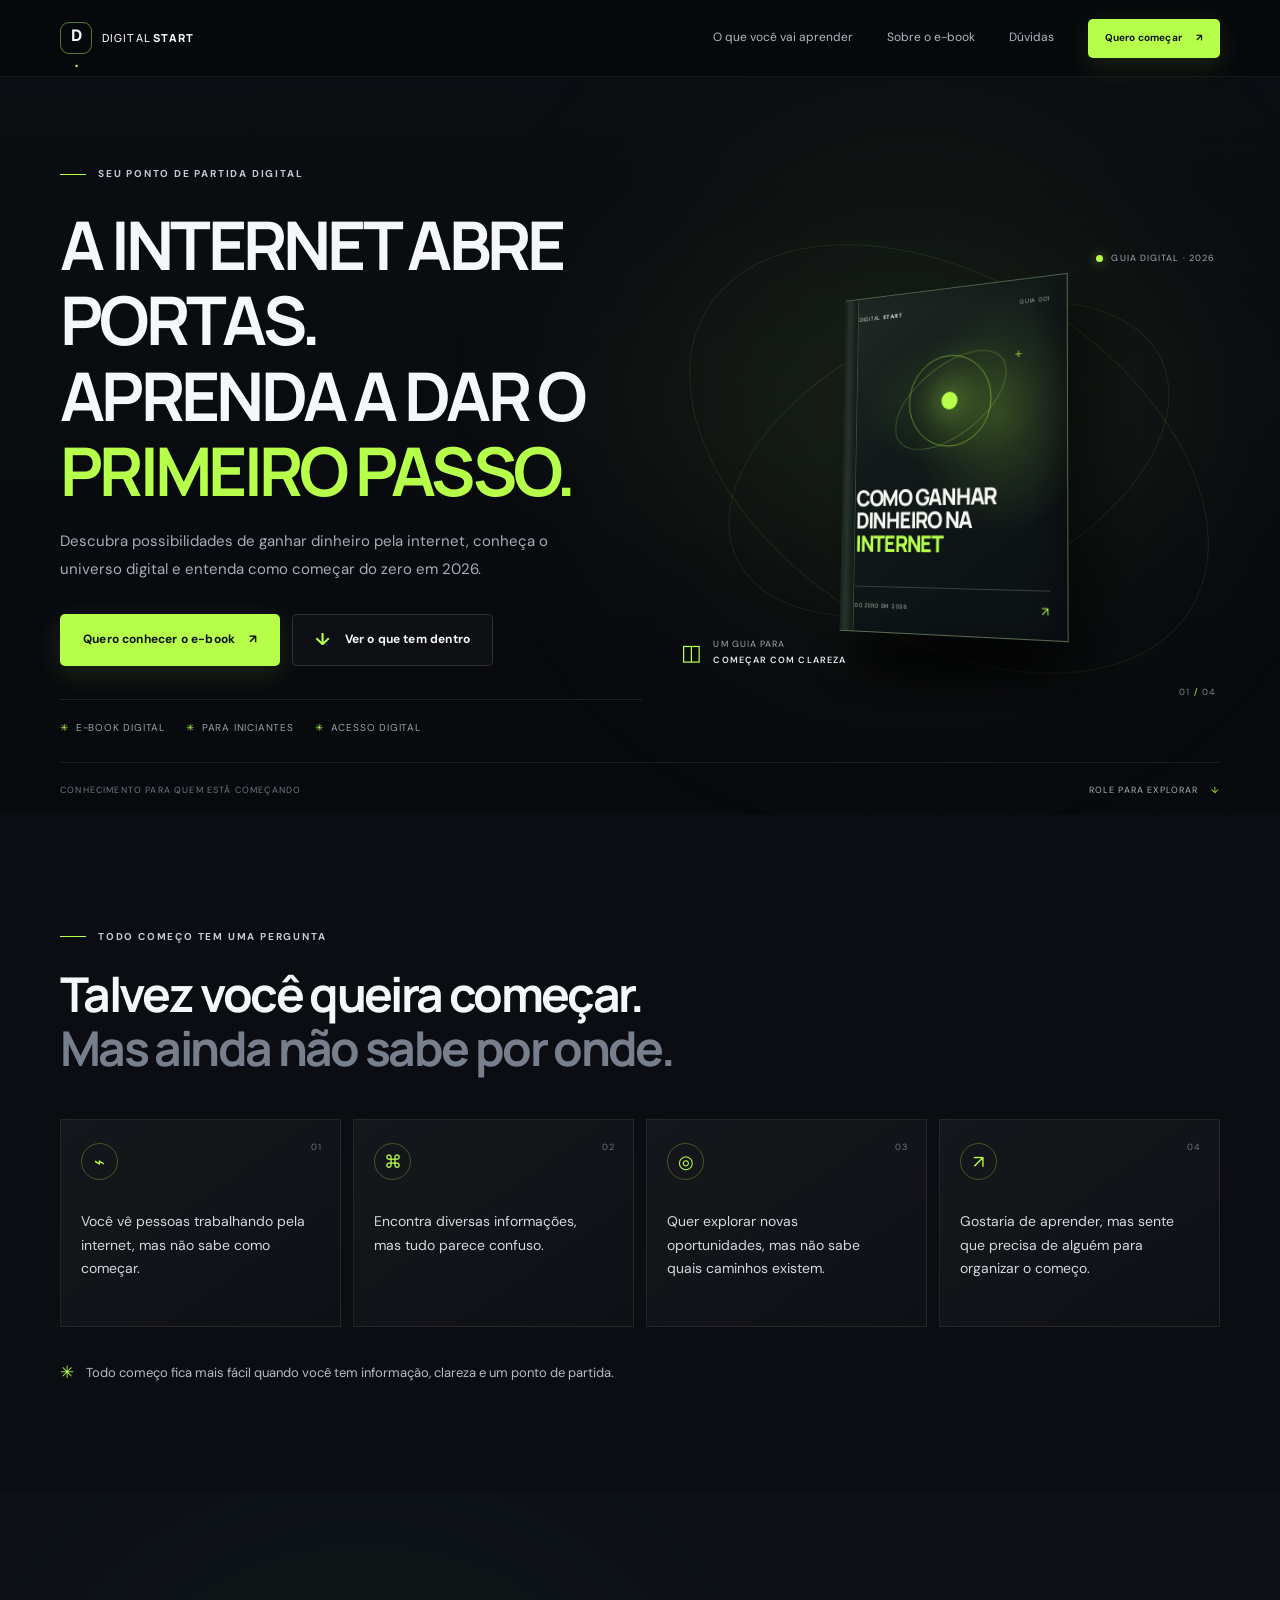
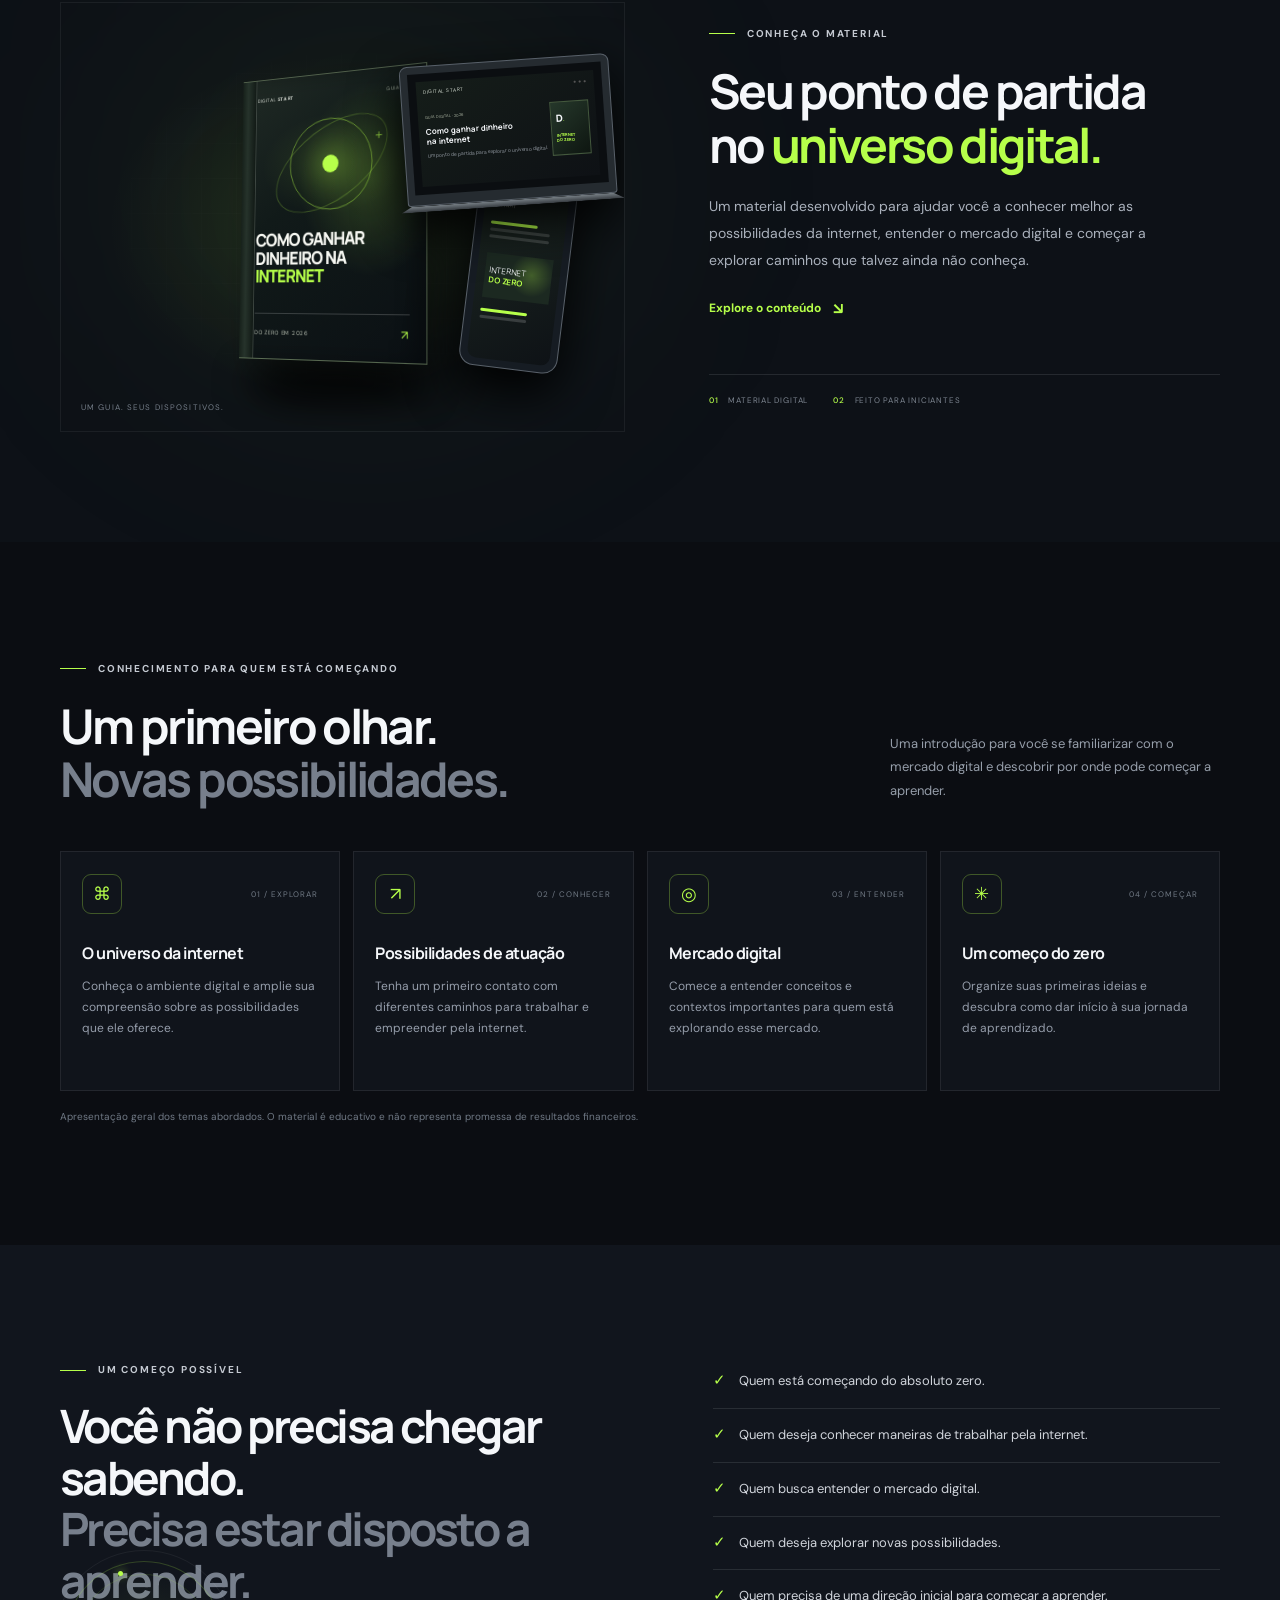
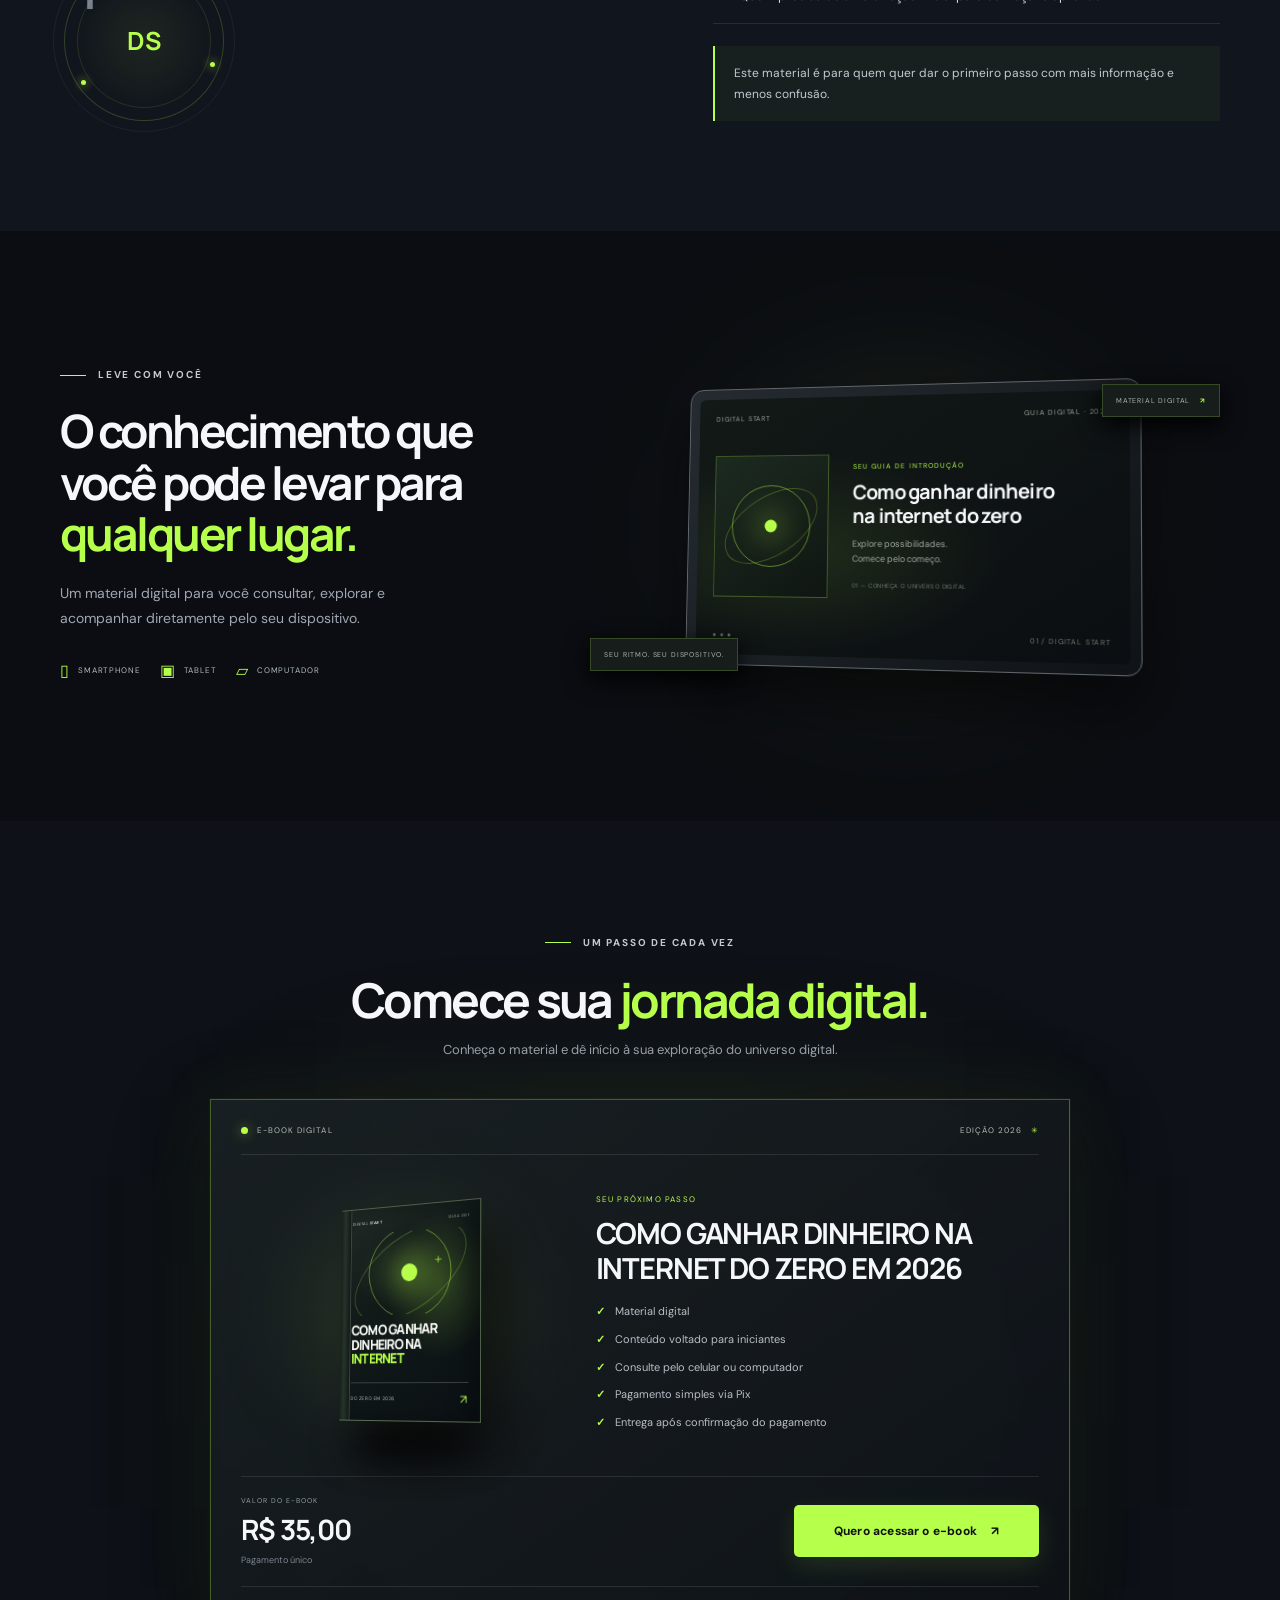
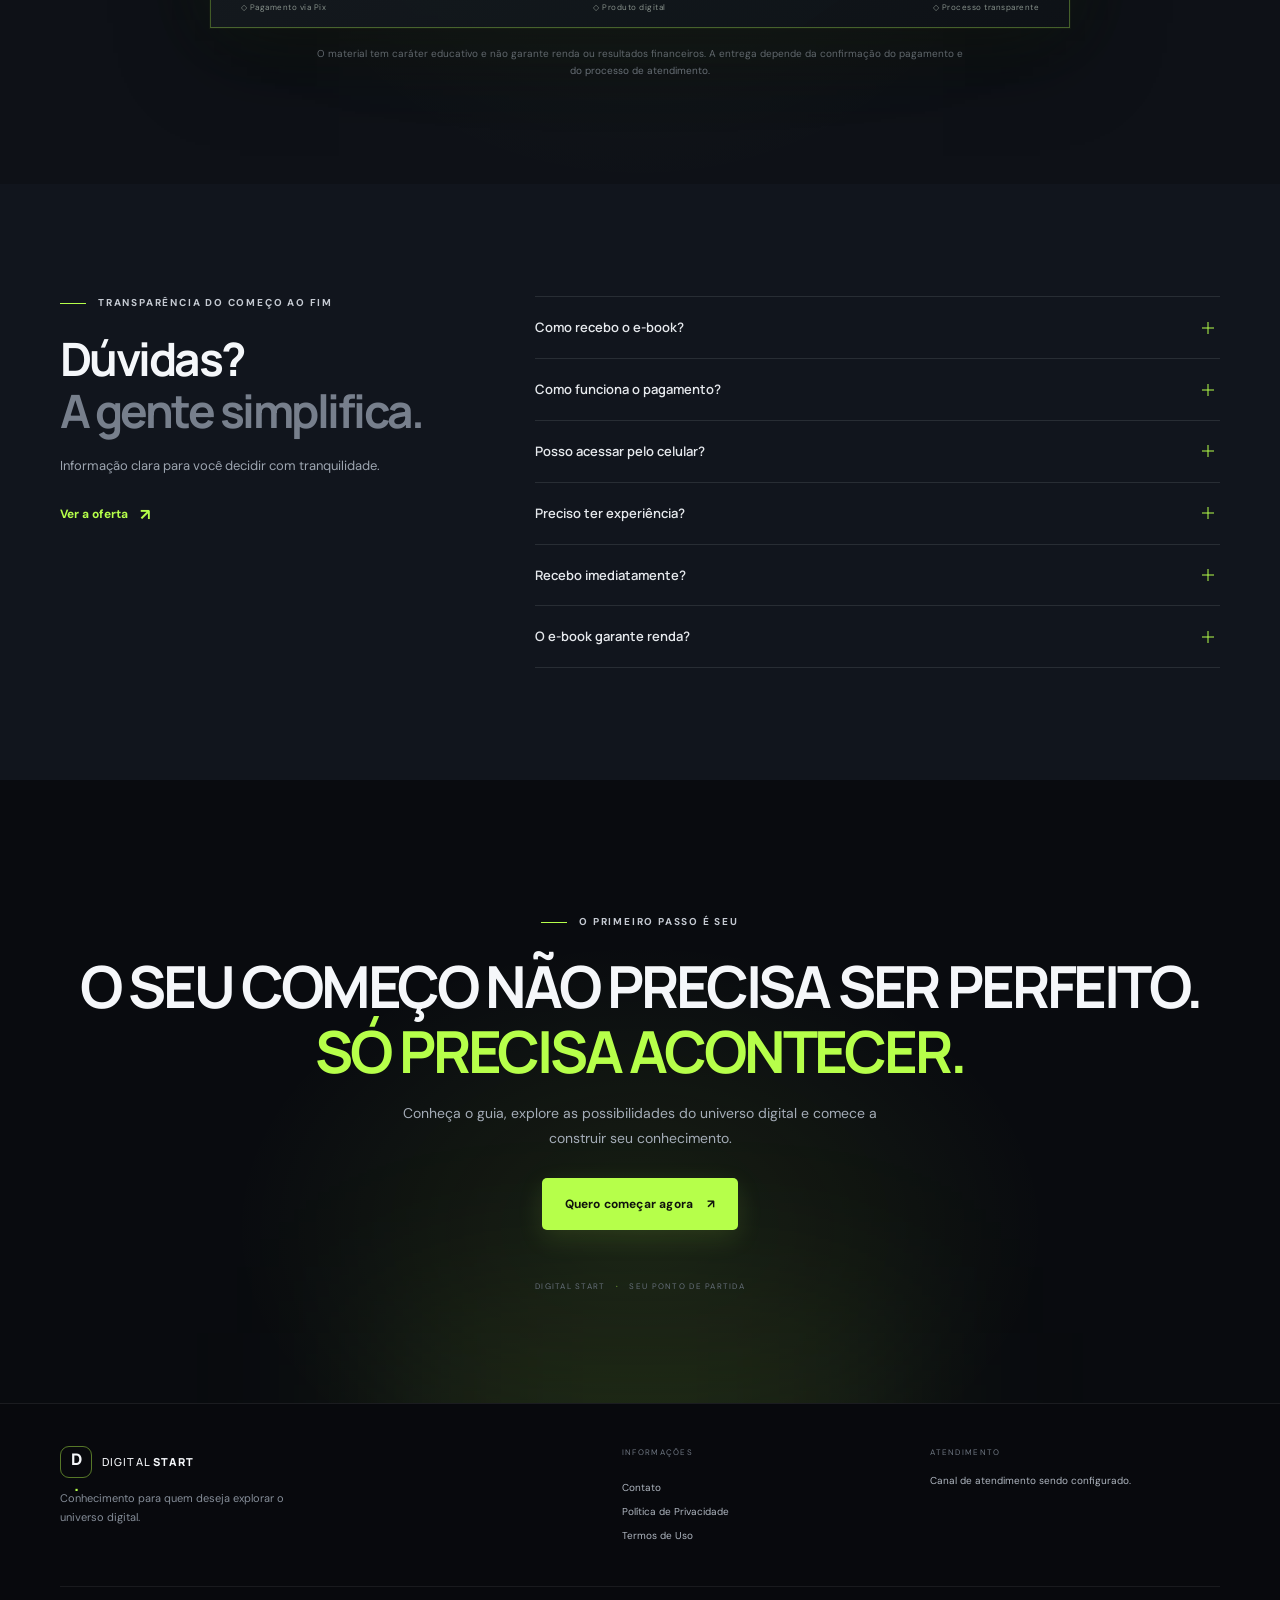
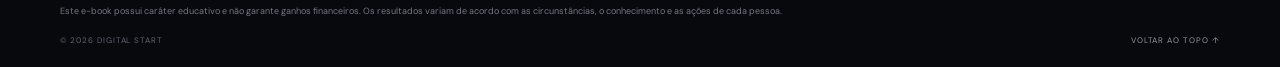
<file: index.html>
<!doctype html>
<html lang="pt-BR">
<head>
  <meta charset="utf-8">
  <meta name="viewport" content="width=device-width, initial-scale=1">
  <meta name="theme-color" content="#08090d">
  <meta name="description" content="Conheça o e-book Como Ganhar Dinheiro na Internet do Zero em 2026: um guia educativo para iniciantes explorarem o universo digital com mais clareza.">
  <meta property="og:type" content="product">
  <meta property="og:title" content="Digital Start — Seu primeiro passo no universo digital">
  <meta property="og:description" content="Conheça possibilidades da internet e explore o mercado digital com um material voltado para quem está começando.">
  <title>Digital Start — Seu primeiro passo no universo digital</title>
  <link rel="preconnect" href="https://fonts.googleapis.com">
  <link rel="preconnect" href="https://fonts.gstatic.com" crossorigin>
  <link href="https://fonts.googleapis.com/css2?family=DM+Sans:wght@400;500;600;700&family=Manrope:wght@400;500;600;700;800&display=swap" rel="stylesheet">
  <link rel="stylesheet" href="styles.css">
  <script src="script.js" defer></script>
</head>
<body>
  <a class="skip-link" href="#conteudo">Pular para o conteúdo</a>
  <header class="site-header" id="topo">
    <div class="container nav-wrap">
      <a class="brand" href="#topo" aria-label="Digital Start, início"><span class="brand-mark" aria-hidden="true">D<span>.</span></span><span>DIGITAL <b>START</b></span></a>
      <button class="menu-toggle" aria-expanded="false" aria-controls="main-nav" aria-label="Abrir menu"><span></span><span></span></button>
      <nav class="main-nav" id="main-nav" aria-label="Navegação principal">
        <a href="#conteudo">O que você vai aprender</a>
        <a href="#ebook">Sobre o e-book</a>
        <a href="#duvidas">Dúvidas</a>
        <a class="button button-small button-lime nav-cta" href="#oferta">Quero começar <span aria-hidden="true">↗</span></a>
      </nav>
    </div>
  </header>

  <main id="conteudo">
    <section class="hero section-shell">
      <div class="hero-glow" aria-hidden="true"></div>
      <div class="container hero-grid">
        <div class="hero-copy reveal">
          <div class="eyebrow"><span class="eyebrow-line"></span> SEU PONTO DE PARTIDA DIGITAL</div>
          <h1>A internet abre portas.<br>Aprenda a dar o <span class="text-lime">primeiro passo.</span></h1>
          <p class="hero-lede">Descubra possibilidades de ganhar dinheiro pela internet, conheça o universo digital e entenda como começar do zero em 2026.</p>
          <div class="hero-actions">
            <a class="button button-lime" href="#oferta">Quero conhecer o e-book <span aria-hidden="true">↗</span></a>
            <a class="button button-quiet" href="#conteudo-ebook"><span class="play-icon" aria-hidden="true">↓</span> Ver o que tem dentro</a>
          </div>
          <div class="hero-trust" aria-label="Características do produto">
            <span><i aria-hidden="true">✳</i> E-book digital</span><span><i aria-hidden="true">✳</i> Para iniciantes</span><span><i aria-hidden="true">✳</i> Acesso digital</span>
          </div>
        </div>
        <div class="hero-art reveal" aria-label="Apresentação visual do e-book Digital Start">
          <div class="orbit orbit-one"></div><div class="orbit orbit-two"></div>
          <div class="art-label art-label-top"><span class="status-dot"></span> GUIA DIGITAL · 2026</div>
          <div class="book-scene book-scene-hero">
            <div class="book-shadow"></div>
            <div class="book">
              <div class="book-spine"></div>
              <div class="book-cover">
                <div class="cover-topline"><span>DIGITAL <b>START</b></span><span>GUIA 001</span></div>
                <div class="cover-art" aria-hidden="true"><div class="cover-ring ring-a"></div><div class="cover-ring ring-b"></div><div class="cover-cross">+</div><div class="cover-core"></div></div>
                <div class="cover-title">COMO GANHAR<br>DINHEIRO NA<br><em>INTERNET</em></div>
                <div class="cover-bottom"><span>DO ZERO EM 2026</span><span class="cover-arrow">↗</span></div>
              </div>
              <div class="book-pages"></div>
            </div>
          </div>
          <div class="art-label art-label-bottom"><span class="label-icon">◫</span><span>UM GUIA PARA<br><b>COMEÇAR COM CLAREZA</b></span></div>
          <div class="hero-art-index">01 <span>/</span> 04</div>
        </div>
      </div>
      <div class="container hero-bottom"><span>CONHECIMENTO PARA QUEM ESTÁ COMEÇANDO</span><a href="#identificacao" aria-label="Role para conhecer mais">ROLE PARA EXPLORAR <span>↓</span></a></div>
    </section>

    <section class="section section-identification" id="identificacao">
      <div class="container">
        <div class="section-heading reveal"><div class="eyebrow"><span class="eyebrow-line"></span> TODO COMEÇO TEM UMA PERGUNTA</div><h2>Talvez você queira começar.<br><span class="text-muted">Mas ainda não sabe por onde.</span></h2></div>
        <div class="pain-grid">
          <article class="pain-card reveal"><span class="card-number">01</span><span class="line-icon" aria-hidden="true">⌁</span><p>Você vê pessoas trabalhando pela internet, mas não sabe como começar.</p></article>
          <article class="pain-card reveal"><span class="card-number">02</span><span class="line-icon" aria-hidden="true">⌘</span><p>Encontra diversas informações, mas tudo parece confuso.</p></article>
          <article class="pain-card reveal"><span class="card-number">03</span><span class="line-icon" aria-hidden="true">◎</span><p>Quer explorar novas oportunidades, mas não sabe quais caminhos existem.</p></article>
          <article class="pain-card reveal"><span class="card-number">04</span><span class="line-icon" aria-hidden="true">↗</span><p>Gostaria de aprender, mas sente que precisa de alguém para organizar o começo.</p></article>
        </div>
        <p class="section-footnote reveal"><span class="footnote-mark">✳</span> Todo começo fica mais fácil quando você tem informação, clareza e um ponto de partida.</p>
      </div>
    </section>

    <section class="section product-section" id="ebook">
      <div class="product-light" aria-hidden="true"></div>
      <div class="container product-grid">
        <div class="product-visual reveal">
          <div class="product-visual-grid" aria-hidden="true"></div>
          <div class="book-scene book-scene-product"><div class="book-shadow"></div><div class="book"><div class="book-spine"></div><div class="book-cover"><div class="cover-topline"><span>DIGITAL <b>START</b></span><span>GUIA 001</span></div><div class="cover-art"><div class="cover-ring ring-a"></div><div class="cover-ring ring-b"></div><div class="cover-cross">+</div><div class="cover-core"></div></div><div class="cover-title">COMO GANHAR<br>DINHEIRO NA<br><em>INTERNET</em></div><div class="cover-bottom"><span>DO ZERO EM 2026</span><span class="cover-arrow">↗</span></div></div><div class="book-pages"></div></div></div>
          <div class="device device-phone"><div class="phone-camera"></div><div class="phone-screen"><span class="screen-brand">D. START</span><div class="screen-lines"><i></i><i></i><i></i></div><div class="screen-book">INTERNET<br><b>DO ZERO</b></div><div class="screen-lines short"><i></i><i></i></div></div></div>
          <div class="device device-laptop"><div class="laptop-screen"><div class="laptop-ui"><span class="screen-brand">DIGITAL START <i>● ● ●</i></span><div class="laptop-content"><div><small>GUIA DIGITAL · 2026</small><b>Como ganhar dinheiro<br>na internet</b><span>Um ponto de partida para explorar o universo digital.</span></div><div class="laptop-cover-mini">D<span>.</span><br><small>INTERNET<br>DO ZERO</small></div></div></div></div><div class="laptop-base"></div></div>
          <span class="visual-caption">UM GUIA. SEUS DISPOSITIVOS.</span>
        </div>
        <div class="product-copy reveal"><div class="eyebrow"><span class="eyebrow-line"></span> CONHEÇA O MATERIAL</div><h2>Seu ponto de partida no <span class="text-lime">universo digital.</span></h2><p>Um material desenvolvido para ajudar você a conhecer melhor as possibilidades da internet, entender o mercado digital e começar a explorar caminhos que talvez ainda não conheça.</p><a class="text-link" href="#conteudo-ebook">Explore o conteúdo <span>↘</span></a><div class="product-meta"><span><b>01</b> MATERIAL DIGITAL</span><span><b>02</b> FEITO PARA INICIANTES</span></div></div>
      </div>
    </section>

    <section class="section learning-section" id="conteudo-ebook">
      <div class="container">
        <div class="learning-heading section-heading reveal"><div><div class="eyebrow"><span class="eyebrow-line"></span> CONHECIMENTO PARA QUEM ESTÁ COMEÇANDO</div><h2>Um primeiro olhar.<br><span class="text-muted">Novas possibilidades.</span></h2></div><p>Uma introdução para você se familiarizar com o mercado digital e descobrir por onde pode começar a aprender.</p></div>
        <div class="learning-grid">
          <article class="learning-card reveal"><div class="learning-card-top"><span class="learning-icon" aria-hidden="true">⌘</span><span class="card-index">01 / EXPLORAR</span></div><h3>O universo da internet</h3><p>Conheça o ambiente digital e amplie sua compreensão sobre as possibilidades que ele oferece.</p><span class="card-bottom-line"></span></article>
          <article class="learning-card reveal"><div class="learning-card-top"><span class="learning-icon" aria-hidden="true">↗</span><span class="card-index">02 / CONHECER</span></div><h3>Possibilidades de atuação</h3><p>Tenha um primeiro contato com diferentes caminhos para trabalhar e empreender pela internet.</p><span class="card-bottom-line"></span></article>
          <article class="learning-card reveal"><div class="learning-card-top"><span class="learning-icon" aria-hidden="true">◎</span><span class="card-index">03 / ENTENDER</span></div><h3>Mercado digital</h3><p>Comece a entender conceitos e contextos importantes para quem está explorando esse mercado.</p><span class="card-bottom-line"></span></article>
          <article class="learning-card reveal"><div class="learning-card-top"><span class="learning-icon" aria-hidden="true">✳</span><span class="card-index">04 / COMEÇAR</span></div><h3>Um começo do zero</h3><p>Organize suas primeiras ideias e descubra como dar início à sua jornada de aprendizado.</p><span class="card-bottom-line"></span></article>
        </div>
        <p class="content-note">Apresentação geral dos temas abordados. O material é educativo e não representa promessa de resultados financeiros.</p>
      </div>
    </section>

    <section class="section audience-section">
      <div class="container audience-grid">
        <div class="audience-intro reveal"><div class="eyebrow"><span class="eyebrow-line"></span> UM COMEÇO POSSÍVEL</div><h2>Você não precisa chegar sabendo.<br><span class="text-muted">Precisa estar disposto a aprender.</span></h2><div class="audience-orb" aria-hidden="true"><span>DS</span><i></i><i></i><i></i></div></div>
        <div class="audience-list reveal"><p><span>✓</span> Quem está começando do absoluto zero.</p><p><span>✓</span> Quem deseja conhecer maneiras de trabalhar pela internet.</p><p><span>✓</span> Quem busca entender o mercado digital.</p><p><span>✓</span> Quem deseja explorar novas possibilidades.</p><p><span>✓</span> Quem precisa de uma direção inicial para começar a aprender.</p><div class="audience-note">Este material é para quem quer dar o primeiro passo com mais informação e menos confusão.</div></div>
      </div>
    </section>

    <section class="section anywhere-section">
      <div class="container anywhere-grid">
        <div class="anywhere-copy reveal"><div class="eyebrow"><span class="eyebrow-line"></span> LEVE COM VOCÊ</div><h2>O conhecimento que você pode levar para <span class="text-lime">qualquer lugar.</span></h2><p>Um material digital para você consultar, explorar e acompanhar diretamente pelo seu dispositivo.</p><div class="device-options"><span><i aria-hidden="true">▯</i> SMARTPHONE</span><span><i aria-hidden="true">▣</i> TABLET</span><span><i aria-hidden="true">▱</i> COMPUTADOR</span></div></div>
        <div class="anywhere-art reveal"><div class="anywhere-halo"></div><div class="tablet-frame"><div class="tablet-screen"><div class="tablet-top"><span>DIGITAL START</span><span>GUIA DIGITAL · 2026</span></div><div class="tablet-main"><div class="tablet-cover-art"><div class="cover-ring ring-a"></div><div class="cover-ring ring-b"></div><div class="cover-core"></div></div><div class="tablet-text"><span>SEU GUIA DE INTRODUÇÃO</span><b>Como ganhar dinheiro<br>na internet do zero</b><i>Explore possibilidades.<br>Comece pelo começo.</i><small>01 — CONHEÇA O UNIVERSO DIGITAL</small></div></div><div class="tablet-footer"><span>● ● ●</span><span>01 / DIGITAL START</span></div></div></div><span class="floating-tag tag-one">MATERIAL DIGITAL <b>↗</b></span><span class="floating-tag tag-two">SEU RITMO. SEU DISPOSITIVO.</span></div>
      </div>
    </section>

    <section class="section offer-section" id="oferta">
      <div class="offer-glow" aria-hidden="true"></div>
      <div class="container offer-container">
        <div class="offer-heading reveal"><div class="eyebrow"><span class="eyebrow-line"></span> UM PASSO DE CADA VEZ</div><h2>Comece sua <span class="text-lime">jornada digital.</span></h2><p>Conheça o material e dê início à sua exploração do universo digital.</p></div>
        <article class="offer-card reveal">
          <div class="offer-card-head"><span class="offer-kicker"><span class="status-dot"></span> E-BOOK DIGITAL</span><span class="offer-edition">EDIÇÃO 2026 <span>✳</span></span></div>
          <div class="offer-card-main"><div class="offer-book-wrap"><div class="offer-book-glow"></div><div class="book-scene book-scene-offer"><div class="book-shadow"></div><div class="book"><div class="book-spine"></div><div class="book-cover"><div class="cover-topline"><span>DIGITAL <b>START</b></span><span>GUIA 001</span></div><div class="cover-art"><div class="cover-ring ring-a"></div><div class="cover-ring ring-b"></div><div class="cover-cross">+</div><div class="cover-core"></div></div><div class="cover-title">COMO GANHAR<br>DINHEIRO NA<br><em>INTERNET</em></div><div class="cover-bottom"><span>DO ZERO EM 2026</span><span class="cover-arrow">↗</span></div></div><div class="book-pages"></div></div></div></div>
            <div class="offer-details"><div class="offer-eyebrow">SEU PRÓXIMO PASSO</div><h3>Como ganhar dinheiro na internet do zero em 2026</h3><ul class="offer-benefits"><li><span>✓</span> Material digital</li><li><span>✓</span> Conteúdo voltado para iniciantes</li><li><span>✓</span> Consulte pelo celular ou computador</li><li><span>✓</span> Pagamento simples via Pix</li><li><span>✓</span> Entrega após confirmação do pagamento</li></ul></div></div>
          <div class="offer-card-bottom"><div class="price-block"><span>VALOR DO E-BOOK</span><strong>R$ 35,00</strong><small>Pagamento único</small></div><button class="button button-lime offer-button" type="button" data-open-payment>Quero acessar o e-book <span aria-hidden="true">↗</span></button></div>
          <div class="offer-card-foot"><span>◇ Pagamento via Pix</span><span>◇ Produto digital</span><span>◇ Processo transparente</span></div>
        </article>
        <p class="offer-disclaimer">O material tem caráter educativo e não garante renda ou resultados financeiros. A entrega depende da confirmação do pagamento e do processo de atendimento.</p>
      </div>
    </section>

    <section class="section faq-section" id="duvidas">
      <div class="container faq-grid">
        <div class="faq-heading reveal"><div class="eyebrow"><span class="eyebrow-line"></span> TRANSPARÊNCIA DO COMEÇO AO FIM</div><h2>Dúvidas?<br><span class="text-muted">A gente simplifica.</span></h2><p>Informação clara para você decidir com tranquilidade.</p><a class="text-link" href="#oferta">Ver a oferta <span>↗</span></a></div>
        <div class="faq-list reveal">
          <details class="faq-item"><summary>Como recebo o e-book?<span class="faq-plus" aria-hidden="true"></span></summary><div class="faq-answer">O material é digital e será disponibilizado após a confirmação do pagamento, conforme o processo de entrega informado no atendimento.</div></details>
          <details class="faq-item"><summary>Como funciona o pagamento?<span class="faq-plus" aria-hidden="true"></span></summary><div class="faq-answer">O pagamento é feito via Pix. Copie a chave exibida no processo de compra, efetue o pagamento no aplicativo do seu banco e envie o comprovante pelo canal de atendimento quando estiver disponível. O pagamento só será confirmado após verificação.</div></details>
          <details class="faq-item"><summary>Posso acessar pelo celular?<span class="faq-plus" aria-hidden="true"></span></summary><div class="faq-answer">Sim. O material digital pode ser consultado em dispositivos compatíveis com a leitura do documento, como celular, tablet ou computador.</div></details>
          <details class="faq-item"><summary>Preciso ter experiência?<span class="faq-plus" aria-hidden="true"></span></summary><div class="faq-answer">Não. O e-book é direcionado a pessoas que estão começando e querem conhecer melhor o universo digital.</div></details>
          <details class="faq-item"><summary>Recebo imediatamente?<span class="faq-plus" aria-hidden="true"></span></summary><div class="faq-answer">A entrega acontece após a confirmação do pagamento e segue o processo de atendimento. Não prometemos envio instantâneo; o prazo depende da confirmação e da disponibilização do material.</div></details>
          <details class="faq-item"><summary>O e-book garante renda?<span class="faq-plus" aria-hidden="true"></span></summary><div class="faq-answer">Não. O material é educativo e não garante renda ou resultados. Os resultados dependem de diversos fatores, como conhecimento, dedicação, decisões, condições de mercado e aplicação.</div></details>
        </div>
      </div>
    </section>

    <section class="final-cta section">
      <div class="final-glow" aria-hidden="true"></div><div class="container final-content reveal"><div class="eyebrow"><span class="eyebrow-line"></span> O PRIMEIRO PASSO É SEU</div><h2>O seu começo não precisa ser perfeito.<br><span class="text-lime">Só precisa acontecer.</span></h2><p>Conheça o guia, explore as possibilidades do universo digital e comece a construir seu conhecimento.</p><a class="button button-lime" href="#oferta">Quero começar agora <span aria-hidden="true">↗</span></a><div class="final-coordinate">DIGITAL START <span>·</span> SEU PONTO DE PARTIDA</div></div>
    </section>
  </main>

  <footer class="site-footer">
    <div class="container footer-main"><div class="footer-brand"><a class="brand" href="#topo"><span class="brand-mark" aria-hidden="true">D<span>.</span></span><span>DIGITAL <b>START</b></span></a><p>Conhecimento para quem deseja explorar o universo digital.</p></div><div class="footer-links"><span class="footer-label">INFORMAÇÕES</span><a href="#contato" data-contact-link>Contato</a><a href="privacidade.html">Política de Privacidade</a><a href="termos.html">Termos de Uso</a></div><div class="footer-contact" id="contato"><span class="footer-label">ATENDIMENTO</span><p data-contact-status>Canal de atendimento sendo configurado.</p></div></div>
    <div class="container footer-legal"><p>Este e-book possui caráter educativo e não garante ganhos financeiros. Os resultados variam de acordo com as circunstâncias, o conhecimento e as ações de cada pessoa.</p><div><span>© <span id="current-year">2026</span> DIGITAL START</span><a href="#topo">VOLTAR AO TOPO ↑</a></div></div>
  </footer>

  <div class="mobile-buy-bar" aria-label="Comprar e-book"><span><small>E-BOOK DIGITAL</small><b>R$ 35,00</b></span><button class="button button-lime" type="button" data-open-payment>Quero começar <span aria-hidden="true">↗</span></button></div>

  <dialog class="payment-dialog" id="payment-dialog" aria-labelledby="payment-title">
    <div class="payment-panel">
      <div class="payment-header"><a class="brand" href="#topo" tabindex="-1"><span class="brand-mark" aria-hidden="true">D<span>.</span></span><span>DIGITAL <b>START</b></span></a><button type="button" class="dialog-close" data-close-payment aria-label="Fechar janela">×</button></div>
      <div class="payment-content"><div class="payment-step"><span class="status-dot"></span> FINALIZAÇÃO DA COMPRA</div><h2 id="payment-title">Seu próximo passo começa aqui.</h2><p class="payment-product-name">Como Ganhar Dinheiro na Internet do Zero em 2026</p><div class="payment-total"><span>VALOR TOTAL</span><strong>R$ 35,00</strong><small>Pagamento único via Pix</small></div>
        <div class="pix-box"><div class="pix-label"><span class="pix-icon" aria-hidden="true">◇</span><div><b>Chave Pix</b><small>Copie a chave para pagar no aplicativo do seu banco.</small></div></div><code id="pix-key">6437e029-2f87-4ba5-ad07-7ba09488143b</code><button class="button button-outline copy-button" type="button" id="copy-pix"><span aria-hidden="true">▢</span> Copiar chave</button><span class="copy-feedback" id="copy-feedback" role="status" aria-live="polite"></span></div>
        <ol class="payment-steps"><li><span>1</span>Copie a chave Pix.</li><li><span>2</span>Abra o aplicativo do seu banco.</li><li><span>3</span>Realize o pagamento de R$ 35,00.</li><li><span>4</span>Envie o comprovante ao atendimento.</li><li><span>5</span>Aguarde a confirmação e as instruções de entrega.</li></ol>
        <button class="button button-whatsapp" type="button" id="whatsapp-button"><span class="whatsapp-icon" aria-hidden="true">◉</span> Enviar comprovante <span aria-hidden="true">↗</span></button><p class="whatsapp-status" id="whatsapp-status" role="status" aria-live="polite">Canal de atendimento sendo configurado.</p>
        <p class="payment-disclaimer">Não exibimos confirmação automática. O pagamento precisa ser verificado antes da entrega do material.</p>
      </div>
    </div>
  </dialog>
  <div class="toast" role="status" aria-live="polite" id="toast"></div>
</body>
</html>
</file>
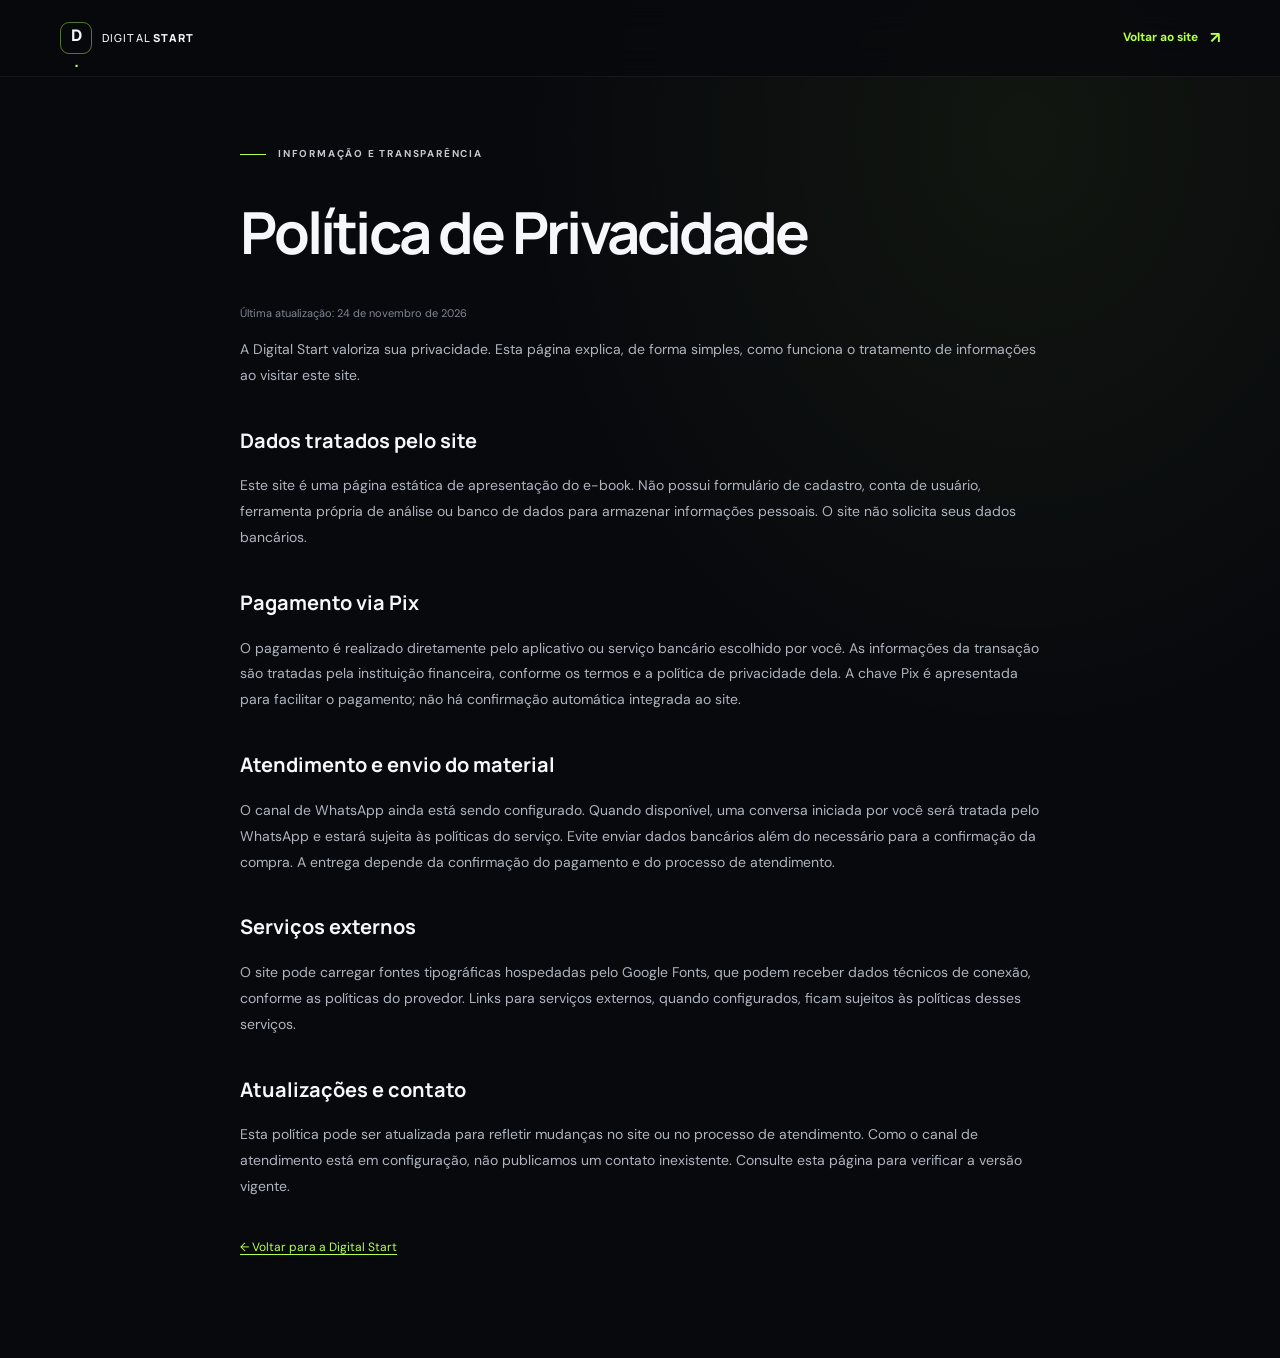
<file: privacidade.html>
<!doctype html>
<html lang="pt-BR">
<head>
  <meta charset="utf-8">
  <meta name="viewport" content="width=device-width, initial-scale=1">
  <meta name="theme-color" content="#08090d">
  <meta name="description" content="Política de Privacidade da Digital Start.">
  <title>Política de Privacidade — Digital Start</title>
  <link rel="stylesheet" href="styles.css">
</head>
<body class="legal-page">
  <header class="site-header"><div class="container nav-wrap"><a class="brand" href="index.html"><span class="brand-mark" aria-hidden="true">D<span>.</span></span><span>DIGITAL <b>START</b></span></a><a class="text-link" href="index.html">Voltar ao site <span>↗</span></a></div></header>
  <main class="container legal-wrap">
    <div class="eyebrow"><span class="eyebrow-line"></span> INFORMAÇÃO E TRANSPARÊNCIA</div>
    <h1>Política de Privacidade</h1>
    <p class="updated">Última atualização: 24 de novembro de 2026</p>
    <p>A Digital Start valoriza sua privacidade. Esta página explica, de forma simples, como funciona o tratamento de informações ao visitar este site.</p>
    <h2>Dados tratados pelo site</h2>
    <p>Este site é uma página estática de apresentação do e-book. Não possui formulário de cadastro, conta de usuário, ferramenta própria de análise ou banco de dados para armazenar informações pessoais. O site não solicita seus dados bancários.</p>
    <h2>Pagamento via Pix</h2>
    <p>O pagamento é realizado diretamente pelo aplicativo ou serviço bancário escolhido por você. As informações da transação são tratadas pela instituição financeira, conforme os termos e a política de privacidade dela. A chave Pix é apresentada para facilitar o pagamento; não há confirmação automática integrada ao site.</p>
    <h2>Atendimento e envio do material</h2>
    <p>O canal de WhatsApp ainda está sendo configurado. Quando disponível, uma conversa iniciada por você será tratada pelo WhatsApp e estará sujeita às políticas do serviço. Evite enviar dados bancários além do necessário para a confirmação da compra. A entrega depende da confirmação do pagamento e do processo de atendimento.</p>
    <h2>Serviços externos</h2>
    <p>O site pode carregar fontes tipográficas hospedadas pelo Google Fonts, que podem receber dados técnicos de conexão, conforme as políticas do provedor. Links para serviços externos, quando configurados, ficam sujeitos às políticas desses serviços.</p>
    <h2>Atualizações e contato</h2>
    <p>Esta política pode ser atualizada para refletir mudanças no site ou no processo de atendimento. Como o canal de atendimento está em configuração, não publicamos um contato inexistente. Consulte esta página para verificar a versão vigente.</p>
    <a class="legal-back" href="index.html">← Voltar para a Digital Start</a>
  </main>
</body>
</html>
</file>
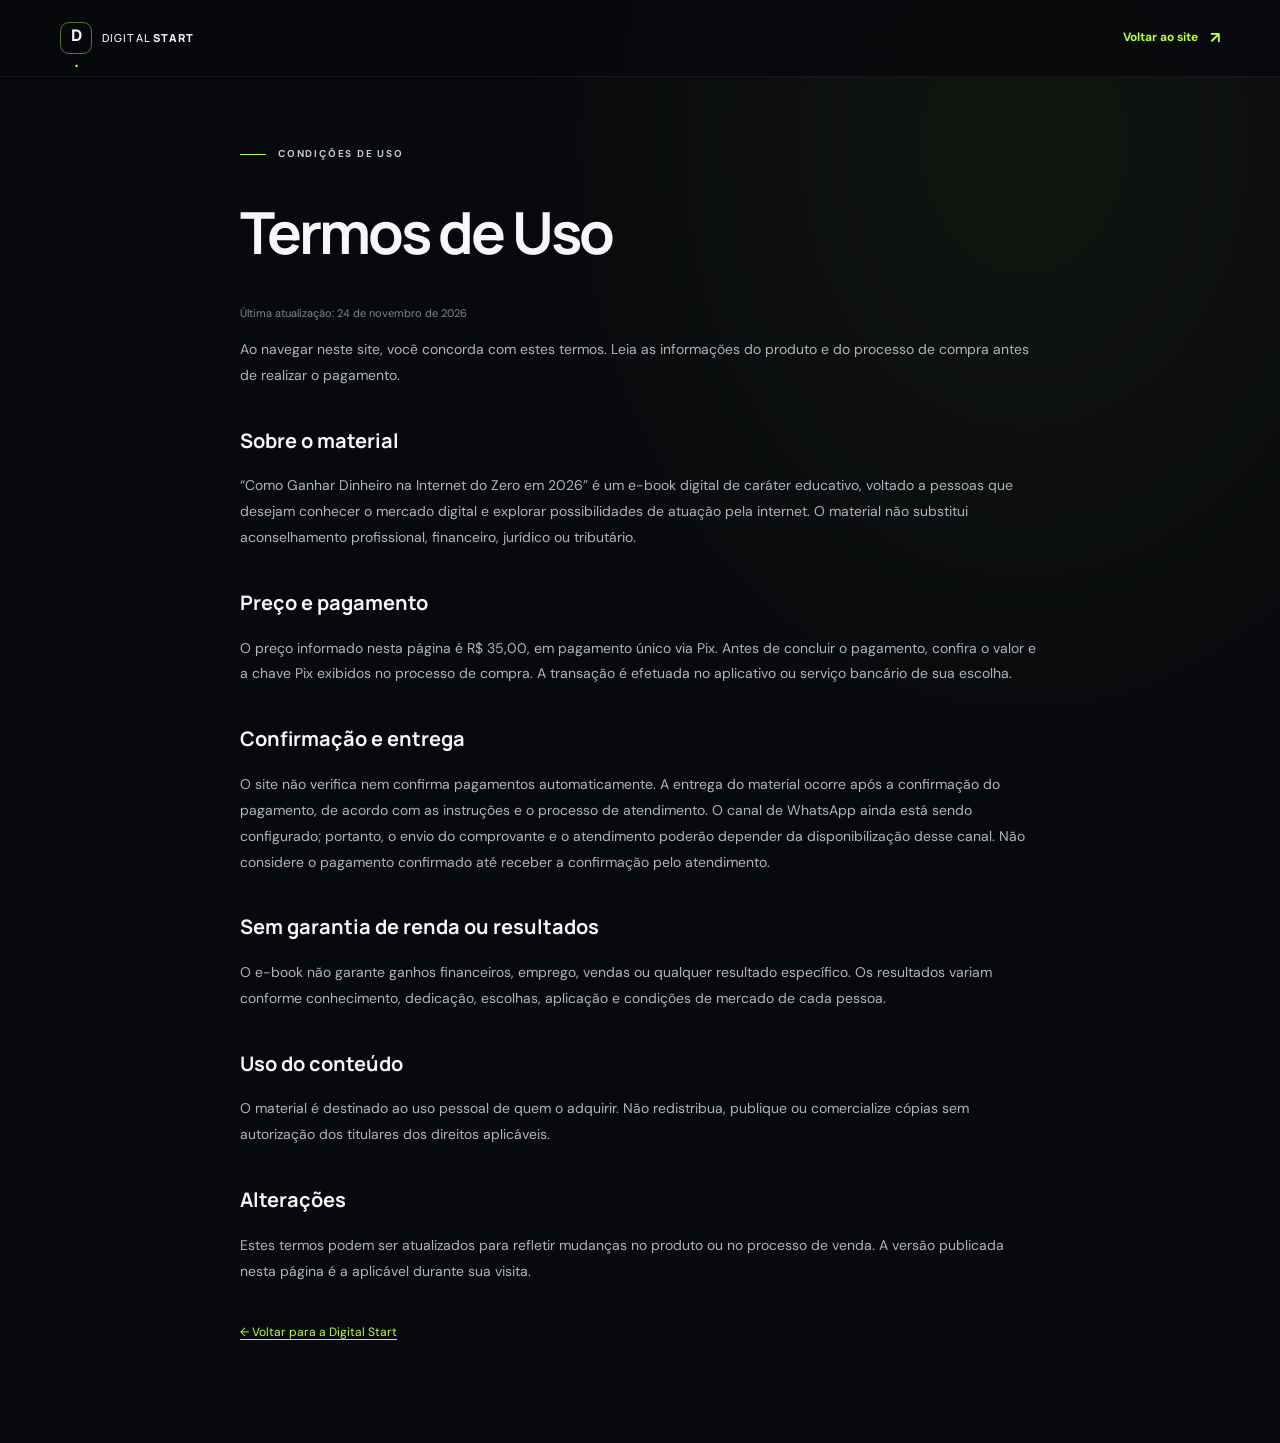
<file: termos.html>
<!doctype html>
<html lang="pt-BR">
<head>
  <meta charset="utf-8">
  <meta name="viewport" content="width=device-width, initial-scale=1">
  <meta name="theme-color" content="#08090d">
  <meta name="description" content="Termos de Uso e informações sobre o e-book Digital Start.">
  <title>Termos de Uso — Digital Start</title>
  <link rel="stylesheet" href="styles.css">
</head>
<body class="legal-page">
  <header class="site-header"><div class="container nav-wrap"><a class="brand" href="index.html"><span class="brand-mark" aria-hidden="true">D<span>.</span></span><span>DIGITAL <b>START</b></span></a><a class="text-link" href="index.html">Voltar ao site <span>↗</span></a></div></header>
  <main class="container legal-wrap">
    <div class="eyebrow"><span class="eyebrow-line"></span> CONDIÇÕES DE USO</div>
    <h1>Termos de Uso</h1>
    <p class="updated">Última atualização: 24 de novembro de 2026</p>
    <p>Ao navegar neste site, você concorda com estes termos. Leia as informações do produto e do processo de compra antes de realizar o pagamento.</p>
    <h2>Sobre o material</h2>
    <p>“Como Ganhar Dinheiro na Internet do Zero em 2026” é um e-book digital de caráter educativo, voltado a pessoas que desejam conhecer o mercado digital e explorar possibilidades de atuação pela internet. O material não substitui aconselhamento profissional, financeiro, jurídico ou tributário.</p>
    <h2>Preço e pagamento</h2>
    <p>O preço informado nesta página é R$ 35,00, em pagamento único via Pix. Antes de concluir o pagamento, confira o valor e a chave Pix exibidos no processo de compra. A transação é efetuada no aplicativo ou serviço bancário de sua escolha.</p>
    <h2>Confirmação e entrega</h2>
    <p>O site não verifica nem confirma pagamentos automaticamente. A entrega do material ocorre após a confirmação do pagamento, de acordo com as instruções e o processo de atendimento. O canal de WhatsApp ainda está sendo configurado; portanto, o envio do comprovante e o atendimento poderão depender da disponibilização desse canal. Não considere o pagamento confirmado até receber a confirmação pelo atendimento.</p>
    <h2>Sem garantia de renda ou resultados</h2>
    <p>O e-book não garante ganhos financeiros, emprego, vendas ou qualquer resultado específico. Os resultados variam conforme conhecimento, dedicação, escolhas, aplicação e condições de mercado de cada pessoa.</p>
    <h2>Uso do conteúdo</h2>
    <p>O material é destinado ao uso pessoal de quem o adquirir. Não redistribua, publique ou comercialize cópias sem autorização dos titulares dos direitos aplicáveis.</p>
    <h2>Alterações</h2>
    <p>Estes termos podem ser atualizados para refletir mudanças no produto ou no processo de venda. A versão publicada nesta página é a aplicável durante sua visita.</p>
    <a class="legal-back" href="index.html">← Voltar para a Digital Start</a>
  </main>
</body>
</html>
</file>
<file: styles.css>
@import url('https://fonts.googleapis.com/css2?family=DM+Sans:wght@400;500;600;700&family=Manrope:wght@400;500;600;700;800&display=swap');
:root{--ink:#08090d;--panel:#11151d;--panel-2:#151b23;--lime:#b6ff4a;--white:#f5f7fa;--muted:#9299a6;--line:rgba(245,247,250,.1);--font-body:'DM Sans',Arial,sans-serif;--font-display:'Manrope','DM Sans',Arial,sans-serif;--container:1160px;--ease:cubic-bezier(.2,.7,.2,1)}
*{box-sizing:border-box}html{scroll-behavior:smooth;scroll-padding-top:90px}body{margin:0;background:var(--ink);color:var(--white);font-family:var(--font-body);font-size:15px;line-height:1.6;-webkit-font-smoothing:antialiased}body:has(dialog[open]){overflow:hidden}a{color:inherit;text-decoration:none}button{font:inherit}button,a{-webkit-tap-highlight-color:transparent}button:focus-visible,a:focus-visible,summary:focus-visible{outline:2px solid var(--lime);outline-offset:4px}::selection{background:var(--lime);color:var(--ink)}.container{width:min(var(--container),calc(100% - 48px));margin-inline:auto}.section{position:relative;padding:120px 0;overflow:hidden}.section-shell{position:relative;overflow:hidden}.text-lime{color:var(--lime)}.text-muted{color:#777f8c}.eyebrow{display:flex;align-items:center;gap:12px;color:#c5cad2;font-size:10px;font-weight:700;letter-spacing:.18em;line-height:1.4}.eyebrow-line{width:26px;height:1px;background:var(--lime);display:inline-block}.skip-link{position:fixed;top:-50px;left:16px;z-index:1000;background:var(--lime);color:var(--ink);padding:10px 14px;border-radius:4px}.skip-link:focus{top:12px}
/* Header */
.site-header{position:sticky;top:0;z-index:50;background:rgba(8,9,13,.83);backdrop-filter:blur(16px);border-bottom:1px solid rgba(255,255,255,.055)}.nav-wrap{height:76px;display:flex;align-items:center;justify-content:space-between}.brand{display:inline-flex;align-items:center;gap:10px;font-family:var(--font-display);font-size:11px;letter-spacing:.1em;font-weight:500;white-space:nowrap}.brand b{font-weight:800}.brand-mark{width:32px;height:32px;display:grid;place-items:center;border:1px solid rgba(182,255,74,.45);border-radius:9px;color:var(--white);font-family:var(--font-display);font-size:16px;font-weight:800;letter-spacing:-.08em}.brand-mark span{color:var(--lime)}.main-nav{display:flex;align-items:center;gap:34px}.main-nav>a:not(.button){font-size:12px;color:#b1b7c1;transition:color .2s}.main-nav>a:not(.button):hover,.footer-links a:hover{color:var(--lime)}.button{min-height:52px;padding:0 22px;display:inline-flex;align-items:center;justify-content:center;gap:14px;border:1px solid transparent;border-radius:5px;font-weight:700;font-size:12px;letter-spacing:.015em;cursor:pointer;transition:transform .25s var(--ease),background .25s,border-color .25s,box-shadow .25s}.button:hover{transform:translateY(-2px)}.button-lime{background:var(--lime);color:#10130d;box-shadow:0 8px 26px rgba(182,255,74,.12)}.button-lime:hover{background:#c9ff78;box-shadow:0 10px 36px rgba(182,255,74,.2)}.button-small{min-height:39px;padding:0 16px;font-size:10px}.menu-toggle{display:none}
/* Hero */
.hero{min-height:690px;padding:80px 0 0;background:radial-gradient(ellipse at 70% 45%,rgba(55,75,43,.12),transparent 35%),linear-gradient(180deg,#0b0d12 0%,var(--ink) 100%)}.hero:before{content:"";position:absolute;inset:0;background-image:linear-gradient(rgba(255,255,255,.022) 1px,transparent 1px),linear-gradient(90deg,rgba(255,255,255,.022) 1px,transparent 1px);background-size:72px 72px;mask-image:linear-gradient(90deg,transparent 20%,black 100%);opacity:.28;pointer-events:none}.hero-glow{position:absolute;width:480px;height:480px;right:10%;top:10%;background:rgba(137,207,54,.075);filter:blur(130px);border-radius:50%;pointer-events:none}.hero-grid{position:relative;display:grid;grid-template-columns:1fr .93fr;align-items:center;min-height:525px;gap:36px}.hero-copy{padding:10px 0 26px;z-index:2}.hero h1,.section-heading h2,.product-copy h2,.audience-intro h2,.anywhere-copy h2,.offer-heading h2,.faq-heading h2,.final-content h2{font-family:var(--font-display);font-weight:700;letter-spacing:-.055em;line-height:1.12}.hero h1{max-width:660px;margin:26px 0 20px;font-size:clamp(42px,5.25vw,68px);text-transform:uppercase}.hero-lede{max-width:510px;margin:0;color:#a6adb9;font-size:15px;line-height:1.85}.hero-actions{display:flex;flex-wrap:wrap;gap:12px;margin-top:30px}.button-quiet{border-color:rgba(255,255,255,.14);background:rgba(255,255,255,.025);color:var(--white)}.button-quiet:hover{border-color:rgba(182,255,74,.5);background:rgba(182,255,74,.04)}.play-icon{color:var(--lime);font-size:17px}.hero-trust{display:flex;gap:21px;flex-wrap:wrap;margin-top:33px;padding-top:20px;border-top:1px solid var(--line);color:#9aa1ad;font-size:10px;text-transform:uppercase;letter-spacing:.08em}.hero-trust span{display:flex;align-items:center;gap:7px}.hero-trust i{color:var(--lime);font-style:normal}.hero-art{position:relative;height:510px;display:flex;align-items:center;justify-content:center;perspective:1100px}.orbit{position:absolute;border:1px solid rgba(182,255,74,.09);border-radius:50%;transform:rotate(-25deg)}.orbit-one{width:470px;height:270px}.orbit-two{width:570px;height:360px;transform:rotate(32deg)}.art-label{position:absolute;z-index:4;font-size:9px;letter-spacing:.12em;color:#a4aab4}.art-label-top{top:47px;right:5px;display:flex;align-items:center;gap:8px}.status-dot{width:7px;height:7px;display:inline-block;border-radius:50%;background:var(--lime);box-shadow:0 0 12px rgba(182,255,74,.55)}.art-label-bottom{bottom:42px;left:3px;display:flex;gap:10px;align-items:center;line-height:1.8}.art-label-bottom b{color:#e6e9ed;font-weight:600}.label-icon{font-size:22px;color:var(--lime)}.hero-art-index{position:absolute;right:4px;bottom:15px;color:#7c838f;font-size:9px;letter-spacing:.12em}.hero-art-index span{color:var(--lime)}.book-scene{position:relative;display:grid;place-items:center;perspective:1000px}.book{position:relative;transform-style:preserve-3d;transform:rotateY(-27deg) rotateX(5deg) rotateZ(-2deg);width:238px;height:328px;filter:drop-shadow(28px 30px 27px rgba(0,0,0,.5));transition:transform .7s var(--ease)}.book:hover{transform:rotateY(-19deg) rotateX(3deg) rotateZ(-1deg) translateY(-5px)}.book-cover{position:absolute;inset:0;z-index:2;overflow:hidden;padding:18px 17px 17px;background:radial-gradient(ellipse at 72% 38%,rgba(182,255,74,.18),transparent 38%),linear-gradient(145deg,#202a25 0%,#111a19 40%,#0b1014 100%);border:1px solid rgba(220,255,186,.32);box-shadow:inset -12px 0 20px rgba(0,0,0,.27),inset 1px 0 rgba(255,255,255,.18);transform:translateZ(11px)}.book-spine{position:absolute;left:0;top:1px;bottom:1px;width:17px;z-index:3;background:linear-gradient(90deg,#17211b,#26332b 40%,#121a16);border-right:1px solid rgba(255,255,255,.16);transform:translateZ(12px)}.book-pages{position:absolute;top:6px;bottom:5px;right:-12px;width:20px;background:repeating-linear-gradient(90deg,#d9dbd1 0,#e8e9df 1px,#babeb5 2px,#e6e7dc 3px);transform:rotateY(90deg) translateZ(-10px);transform-origin:left center;box-shadow:7px 4px 12px rgba(0,0,0,.4)}.book-shadow{position:absolute;width:85%;height:28px;bottom:-37px;left:10%;background:#000;filter:blur(18px);border-radius:50%}.cover-topline,.cover-bottom{position:relative;z-index:2;display:flex;justify-content:space-between;align-items:center;font-size:6px;letter-spacing:.12em;color:#e3e7df}.cover-topline b{font-weight:800}.cover-topline>span:last-child{color:#aab5a5}.cover-art{height:130px;position:relative;margin:15px 0 12px;overflow:hidden;background:radial-gradient(ellipse,rgba(182,255,74,.1),transparent 65%)}.cover-ring{position:absolute;border:1px solid rgba(182,255,74,.47);border-radius:50%;left:50%;top:50%;transform:translate(-50%,-50%)}.ring-a{width:93px;height:93px}.ring-b{width:140px;height:74px;transform:translate(-50%,-50%) rotate(-32deg);border-color:rgba(182,255,74,.25)}.cover-core{position:absolute;width:18px;height:18px;left:50%;top:50%;transform:translate(-50%,-50%);border-radius:50%;background:var(--lime);box-shadow:0 0 30px 8px rgba(182,255,74,.3)}.cover-cross{position:absolute;right:29px;top:18px;color:rgba(182,255,74,.65);font-size:15px}.cover-title{position:relative;z-index:2;font-family:var(--font-display);font-size:21px;font-weight:800;letter-spacing:-.055em;line-height:1.03;color:#f7f8f2}.cover-title em{color:var(--lime);font-style:normal}.cover-bottom{position:absolute;left:17px;right:17px;bottom:16px;border-top:1px solid rgba(255,255,255,.18);padding-top:10px;color:#bdc5b7}.cover-arrow{color:var(--lime);font-size:12px}.book-scene-hero .book{width:252px;height:350px}.book-scene-hero .cover-art{height:145px}.book-scene-hero .cover-title{font-size:23px}.hero-bottom{position:relative;display:flex;justify-content:space-between;padding:20px 0 18px;border-top:1px solid rgba(255,255,255,.08);font-size:9px;letter-spacing:.13em;color:#707784}.hero-bottom a{color:#aab0ba}.hero-bottom a span{color:var(--lime);padding-left:9px}
/* Shared section headings and cards */
.section-heading h2,.product-copy h2,.audience-intro h2,.anywhere-copy h2,.offer-heading h2,.faq-heading h2{font-size:clamp(34px,4vw,48px);margin:23px 0 0}.section-identification{padding:115px 0 105px;background:#0b0d12}.section-heading{margin-bottom:45px}.pain-grid{display:grid;grid-template-columns:repeat(4,1fr);gap:12px}.pain-card{min-height:208px;position:relative;padding:23px 20px;background:linear-gradient(145deg,rgba(255,255,255,.042),rgba(255,255,255,.012));border:1px solid rgba(255,255,255,.075);transition:transform .35s var(--ease),border-color .35s,background .35s}.pain-card:hover{transform:translateY(-5px);border-color:rgba(182,255,74,.34);background:linear-gradient(145deg,rgba(182,255,74,.07),rgba(255,255,255,.012))}.card-number{position:absolute;top:20px;right:18px;color:#69717e;font-size:9px;letter-spacing:.12em}.line-icon{display:inline-grid;place-items:center;width:37px;height:37px;border:1px solid rgba(182,255,74,.28);color:var(--lime);font-size:18px;border-radius:50%}.pain-card p{max-width:230px;margin:30px 0 0;color:#d4d7dd;font-size:14px;line-height:1.65}.section-footnote{display:flex;align-items:center;gap:12px;margin:32px 0 0;color:#b5bbc5;font-size:13px}.footnote-mark{color:var(--lime);font-size:17px}
.product-section{background:#0d1117;padding:110px 0}.product-light{position:absolute;width:500px;height:400px;left:9%;top:15%;border-radius:50%;background:rgba(104,156,48,.08);filter:blur(120px)}.product-grid{position:relative;display:grid;grid-template-columns:1.05fr .95fr;align-items:center;gap:84px}.product-visual{height:430px;position:relative;display:grid;place-items:center;background:radial-gradient(ellipse at 48% 52%,rgba(182,255,74,.1),transparent 54%);border:1px solid rgba(255,255,255,.06);overflow:hidden}.product-visual-grid{position:absolute;inset:0;background-image:linear-gradient(rgba(255,255,255,.035) 1px,transparent 1px),linear-gradient(90deg,rgba(255,255,255,.035) 1px,transparent 1px);background-size:35px 35px;mask-image:radial-gradient(ellipse,black,transparent 75%);opacity:.5}.book-scene-product{z-index:2;margin-left:-25px;margin-top:-3px}.book-scene-product .book{width:208px;height:290px}.book-scene-product .cover-art{height:112px;margin:10px 0}.book-scene-product .cover-title{font-size:18px}.book-scene-product .cover-topline{font-size:5px}.device{position:absolute;z-index:3;background:#161c23;border:1px solid #59616a;box-shadow:0 20px 50px #000}.device-phone{height:194px;width:99px;right:10%;bottom:61px;padding:7px;border-radius:15px;transform:rotate(7deg)}.phone-camera{position:absolute;z-index:2;width:24px;height:4px;top:10px;left:50%;transform:translateX(-50%);background:#060809;border-radius:4px}.phone-screen{height:100%;padding:20px 8px 8px;background:linear-gradient(145deg,#1d2822,#0e1216);border-radius:9px}.screen-brand{display:block;color:#cad2c8;font-size:5px;letter-spacing:.1em}.screen-lines{display:grid;gap:4px;margin-top:12px}.screen-lines i{height:3px;width:90%;background:rgba(255,255,255,.16);border-radius:4px}.screen-lines i:first-child{width:70%;background:var(--lime)}.screen-book{margin-top:15px;padding:12px 4px;background:radial-gradient(circle at 70% 40%,rgba(182,255,74,.25),transparent 40%),#1c2921;color:#f5f7fa;font-family:var(--font-display);font-size:8px;line-height:1.3}.screen-book b{color:var(--lime)}.screen-lines.short{margin-top:11px}.screen-lines.short i{width:70%}.device-laptop{width:210px;height:140px;right:2%;top:57px;padding:7px 7px 10px;border-radius:8px 8px 3px 3px;transform:rotate(-4deg);background:#252b30}.laptop-screen{height:100%;background:#0b0e11;padding:8px}.laptop-ui{height:100%;padding:7px;background:linear-gradient(145deg,#151d19,#0e1115)}.laptop-ui .screen-brand{font-size:5px}.laptop-ui .screen-brand i{float:right;color:#555;font-style:normal}.laptop-content{display:flex;justify-content:space-between;align-items:center;margin-top:14px}.laptop-content>div:first-child{display:flex;flex-direction:column;gap:5px}.laptop-content small{font-size:4px;color:#a8b19f}.laptop-content b{font-family:var(--font-display);font-size:8px;line-height:1.3}.laptop-content span{font-size:5px;color:#8f969e}.laptop-cover-mini{width:39px;height:54px;padding:7px 4px;background:linear-gradient(140deg,#25372a,#0e1611);border:1px solid #43583d;font-family:var(--font-display);font-weight:800;font-size:10px}.laptop-cover-mini span{color:var(--lime)}.laptop-cover-mini small{display:block;margin-top:7px;color:var(--lime);font-size:4px;line-height:1.3}.laptop-base{position:absolute;left:-8px;right:-8px;bottom:-7px;height:6px;background:linear-gradient(#777f85,#353a3f);clip-path:polygon(5% 0,95% 0,100% 100%,0 100%)}.visual-caption{position:absolute;bottom:17px;left:20px;color:#747d88;font-size:8px;letter-spacing:.14em}.product-copy h2{max-width:470px}.product-copy>p{max-width:450px;margin:22px 0;color:#aab1bc;font-size:14px;line-height:1.9}.text-link{display:inline-flex;align-items:center;gap:12px;color:var(--lime);font-size:12px;font-weight:700}.text-link span{font-size:16px;transition:transform .2s}.text-link:hover span{transform:translate(3px,-3px)}.product-meta{display:flex;gap:25px;margin-top:52px;padding-top:19px;border-top:1px solid var(--line);color:#7d8590;font-size:8px;letter-spacing:.1em}.product-meta b{color:var(--lime);margin-right:7px;font-weight:500}
.learning-section{background:#0b0d12}.learning-heading{display:flex;align-items:end;justify-content:space-between;gap:35px}.learning-heading>p{max-width:330px;margin:0 0 4px;color:#969eaa;font-size:13px;line-height:1.8}.learning-grid{display:grid;grid-template-columns:repeat(4,1fr);gap:13px}.learning-card{position:relative;min-height:240px;padding:22px 21px 26px;background:#10141b;border:1px solid rgba(255,255,255,.08);overflow:hidden;transition:transform .35s var(--ease),border-color .35s,background .35s}.learning-card:before{content:"";position:absolute;width:140px;height:140px;right:-80px;top:-80px;background:var(--lime);opacity:0;filter:blur(75px);transition:opacity .4s}.learning-card:hover{transform:translateY(-5px);border-color:rgba(182,255,74,.34);background:#131920}.learning-card:hover:before{opacity:.13}.learning-card-top{display:flex;justify-content:space-between;align-items:center}.learning-icon{display:grid;place-items:center;width:40px;height:40px;border:1px solid rgba(182,255,74,.29);border-radius:9px;color:var(--lime);font-size:18px}.card-index{color:#707984;font-size:8px;letter-spacing:.13em}.learning-card h3{margin:27px 0 9px;font-family:var(--font-display);font-size:16px;letter-spacing:-.03em}.learning-card p{margin:0;color:#959daa;font-size:12px;line-height:1.75}.card-bottom-line{position:absolute;bottom:0;left:0;width:35%;height:2px;background:var(--lime);transform:scaleX(0);transform-origin:left;transition:transform .35s}.learning-card:hover .card-bottom-line{transform:scaleX(1)}.content-note{margin:18px 0 0;color:#707985;font-size:10px}
.audience-section{padding:110px 0;background:#11151d}.audience-grid{display:grid;grid-template-columns:1fr .9fr;gap:90px;align-items:center}.audience-intro{position:relative;min-height:350px}.audience-intro h2{max-width:540px;font-size:clamp(33px,3.8vw,46px)}.audience-orb{position:absolute;width:160px;height:160px;left:4px;bottom:-8px;display:grid;place-items:center;border:1px solid rgba(182,255,74,.2);border-radius:50%;color:var(--lime);font-family:var(--font-display);font-size:25px;font-weight:700;background:radial-gradient(circle,rgba(182,255,74,.08),transparent 66%)}.audience-orb:before,.audience-orb:after{content:"";position:absolute;inset:12px;border:1px solid rgba(182,255,74,.12);border-radius:50%}.audience-orb:after{inset:-12px;border-color:rgba(255,255,255,.06)}.audience-orb i{position:absolute;width:5px;height:5px;background:var(--lime);border-radius:50%;box-shadow:0 0 10px var(--lime)}.audience-orb i:nth-of-type(1){top:9px;left:53px}.audience-orb i:nth-of-type(2){right:8px;bottom:53px}.audience-orb i:nth-of-type(3){left:16px;bottom:35px}.audience-list p{display:flex;gap:13px;align-items:flex-start;margin:0;padding:16px 0;border-bottom:1px solid var(--line);color:#d0d4db;font-size:13px}.audience-list p span{color:var(--lime);font-size:15px;line-height:1.3}.audience-note{margin-top:22px;padding:17px 19px;border-left:2px solid var(--lime);background:rgba(182,255,74,.045);color:#c4c9d1;font-size:12px;line-height:1.7}
.anywhere-section{background:#0b0d12;padding:115px 0}.anywhere-grid{display:grid;grid-template-columns:.85fr 1.15fr;align-items:center;gap:65px}.anywhere-copy h2{font-size:clamp(34px,3.8vw,46px)}.anywhere-copy>p{max-width:400px;margin:21px 0 27px;color:#a0a7b2;line-height:1.8;font-size:14px}.device-options{display:flex;flex-wrap:wrap;gap:19px}.device-options span{display:flex;gap:8px;align-items:center;color:#b3bac4;font-size:8px;letter-spacing:.11em}.device-options i{font-style:normal;color:var(--lime);font-size:16px}.anywhere-art{position:relative;min-height:360px;display:grid;place-items:center;perspective:900px}.anywhere-halo{position:absolute;width:310px;height:250px;background:rgba(182,255,74,.11);filter:blur(100px);border-radius:50%}.tablet-frame{position:relative;z-index:2;width:min(460px,90%);height:286px;padding:10px;border:1px solid #60666b;border-radius:14px;background:linear-gradient(135deg,#252b31,#0f1317);box-shadow:0 32px 60px rgba(0,0,0,.55);transform:rotateY(-10deg) rotateX(3deg);transition:transform .7s var(--ease)}.tablet-frame:hover{transform:rotateY(-3deg) rotateX(1deg) translateY(-5px)}.tablet-screen{height:100%;padding:15px 18px;background:radial-gradient(ellipse at 25% 60%,rgba(182,255,74,.1),transparent 45%),linear-gradient(145deg,#121916,#0b0e12);border-radius:6px;display:flex;flex-direction:column}.tablet-top,.tablet-footer{display:flex;justify-content:space-between;color:#9da69a;font-size:7px;letter-spacing:.12em}.tablet-main{display:flex;flex:1;align-items:center;gap:25px}.tablet-cover-art{position:relative;width:122px;height:146px;flex-shrink:0;background:linear-gradient(145deg,#1c2a20,#101612);border:1px solid rgba(182,255,74,.26);overflow:hidden}.tablet-cover-art .ring-a{width:84px;height:84px}.tablet-cover-art .ring-b{width:110px;height:61px}.tablet-cover-art .cover-core{width:13px;height:13px}.tablet-text{display:flex;flex-direction:column;gap:9px}.tablet-text>span{font-size:7px;letter-spacing:.15em;color:var(--lime)}.tablet-text b{font-family:var(--font-display);font-size:20px;letter-spacing:-.04em;line-height:1.2}.tablet-text i{font-size:9px;color:#9fa8a0;font-style:normal;line-height:1.6}.tablet-text small{margin-top:7px;font-size:6px;color:#707a72;letter-spacing:.08em}.tablet-footer{color:#717b72}.floating-tag{position:absolute;z-index:3;padding:10px 13px;background:#171d1b;border:1px solid rgba(182,255,74,.2);color:#aeb6ac;font-size:7px;letter-spacing:.12em;box-shadow:0 8px 25px #000}.floating-tag b{color:var(--lime);margin-left:7px}.tag-one{top:38px;right:0}.tag-two{bottom:35px;left:0}
/* Offer */
.offer-section{padding:115px 0 105px;background:radial-gradient(ellipse at 50% 62%,rgba(182,255,74,.045),transparent 44%),#0e1117}.offer-glow{position:absolute;width:650px;height:330px;left:50%;top:37%;transform:translateX(-50%);background:rgba(126,185,63,.09);filter:blur(120px);pointer-events:none}.offer-container{position:relative;max-width:860px}.offer-heading{text-align:center;margin-bottom:39px}.offer-heading .eyebrow{justify-content:center}.offer-heading h2{font-size:clamp(34px,4vw,48px)}.offer-heading>p{margin:13px 0 0;color:#9ba2ad;font-size:13px}.offer-card{position:relative;padding:24px 30px 0;background:linear-gradient(145deg,rgba(25,31,34,.97),rgba(14,18,23,.98));border:1px solid rgba(182,255,74,.31);box-shadow:0 0 0 1px rgba(182,255,74,.035),0 25px 85px rgba(0,0,0,.42),0 0 70px rgba(182,255,74,.07)}.offer-card-head{display:flex;align-items:center;justify-content:space-between;padding-bottom:17px;border-bottom:1px solid var(--line)}.offer-kicker,.offer-edition{display:flex;align-items:center;gap:9px;color:#b4bdaf;font-size:8px;letter-spacing:.13em}.offer-edition span{color:var(--lime)}.offer-card-main{display:grid;grid-template-columns:.86fr 1.14fr;gap:20px;align-items:center;padding:17px 0 24px}.offer-book-wrap{height:280px;position:relative;display:grid;place-items:center}.offer-book-glow{position:absolute;width:180px;height:170px;border-radius:50%;background:rgba(182,255,74,.14);filter:blur(55px)}.book-scene-offer .book{width:157px;height:218px}.book-scene-offer .book-cover{padding:12px}.book-scene-offer .book-spine{width:12px}.book-scene-offer .cover-topline{font-size:4px}.book-scene-offer .cover-art{height:84px;margin:8px 0}.book-scene-offer .cover-title{font-size:14px}.book-scene-offer .cover-bottom{left:12px;right:12px;bottom:11px;padding-top:7px;font-size:5px}.offer-details{padding:12px 0}.offer-eyebrow{color:var(--lime);font-size:8px;letter-spacing:.15em}.offer-details h3{max-width:390px;margin:10px 0 18px;font-family:var(--font-display);font-size:clamp(21px,2.4vw,29px);line-height:1.2;letter-spacing:-.04em;text-transform:uppercase}.offer-benefits{list-style:none;padding:0;margin:0;display:grid;gap:10px}.offer-benefits li{display:flex;align-items:flex-start;gap:10px;color:#b8bec7;font-size:11px}.offer-benefits li span{color:var(--lime);font-weight:700}.offer-card-bottom{display:flex;align-items:center;justify-content:space-between;gap:20px;padding:18px 0;border-top:1px solid var(--line);border-bottom:1px solid var(--line)}.price-block{display:grid;gap:1px}.price-block>span{color:#929ba4;font-size:7px;letter-spacing:.14em}.price-block strong{font-family:var(--font-display);font-size:28px;letter-spacing:-.04em}.price-block small{color:#7c858e;font-size:9px}.offer-button{min-width:245px}.offer-card-foot{display:flex;justify-content:space-between;padding:14px 0;color:#87918b;font-size:8px;letter-spacing:.06em}.offer-disclaimer{margin:17px auto 0;max-width:650px;text-align:center;color:#787f89;font-size:10px;line-height:1.7}
/* FAQ & close */
.faq-section{background:#11151d;padding:112px 0}.faq-grid{display:grid;grid-template-columns:.72fr 1.28fr;gap:90px}.faq-heading h2{font-size:46px}.faq-heading>p{color:#9da5b0;font-size:13px;margin:20px 0 24px}.faq-list{border-top:1px solid var(--line)}.faq-item{border-bottom:1px solid var(--line)}.faq-item summary{position:relative;list-style:none;cursor:pointer;padding:20px 35px 20px 0;font-family:var(--font-display);font-size:13px;font-weight:600;color:#e6e9ed}.faq-item summary::-webkit-details-marker{display:none}.faq-plus{position:absolute;right:3px;top:50%;width:18px;height:18px;transform:translateY(-50%)}.faq-plus:before,.faq-plus:after{content:"";position:absolute;left:50%;top:50%;background:var(--lime);transform:translate(-50%,-50%);transition:transform .2s}.faq-plus:before{width:12px;height:1px}.faq-plus:after{height:12px;width:1px}.faq-item[open] .faq-plus:after{transform:translate(-50%,-50%) rotate(90deg)}.faq-answer{max-width:600px;padding:0 25px 20px 0;color:#a4acb7;font-size:12px;line-height:1.85}.final-cta{padding:135px 0 110px;text-align:center;background:radial-gradient(ellipse at 50% 72%,rgba(182,255,74,.085),transparent 45%),#090b0f}.final-glow{position:absolute;left:50%;bottom:-230px;width:500px;height:300px;transform:translateX(-50%);background:rgba(182,255,74,.11);filter:blur(100px)}.final-content{position:relative}.final-content .eyebrow{justify-content:center}.final-content h2{margin:25px 0 17px;font-size:clamp(36px,5vw,58px);text-transform:uppercase}.final-content>p{max-width:515px;margin:0 auto 27px;color:#a4acb7;font-size:14px;line-height:1.8}.final-coordinate{margin-top:50px;color:#666e79;font-size:8px;letter-spacing:.16em}.final-coordinate span{color:var(--lime);padding:0 7px}
.site-footer{background:#08090d;border-top:1px solid rgba(255,255,255,.08)}.footer-main{display:grid;grid-template-columns:1.4fr .7fr .8fr;gap:55px;padding:42px 0}.footer-brand p{max-width:245px;color:#858d98;font-size:11px;line-height:1.7}.footer-label{display:block;margin-bottom:13px;color:#6f7782;font-size:8px;letter-spacing:.16em}.footer-links{display:flex;flex-direction:column;align-items:flex-start;gap:8px}.footer-links a,.footer-contact p{color:#afb6c0;font-size:10px}.footer-contact p{margin:0;line-height:1.7}.footer-legal{padding:17px 0 20px;border-top:1px solid rgba(255,255,255,.07)}.footer-legal>p{max-width:850px;margin:0 0 15px;color:#717984;font-size:9px;line-height:1.7}.footer-legal>div{display:flex;justify-content:space-between;color:#5e6671;font-size:8px;letter-spacing:.12em}.footer-legal a{color:#8e969f}.footer-legal a:hover{color:var(--lime)}
/* Payment dialog */
.payment-dialog{width:min(520px,calc(100% - 28px));max-width:none;max-height:min(92dvh,900px);padding:0;border:1px solid rgba(182,255,74,.25);border-radius:10px;background:#11151d;color:var(--white);box-shadow:0 30px 120px rgba(0,0,0,.75)}.payment-dialog::backdrop{background:rgba(3,4,6,.78);backdrop-filter:blur(8px)}.payment-panel{max-height:min(92dvh,900px);overflow-y:auto}.payment-header{position:sticky;top:0;z-index:3;display:flex;justify-content:space-between;align-items:center;padding:17px 22px;border-bottom:1px solid var(--line);background:rgba(17,21,29,.95);backdrop-filter:blur(10px)}.payment-header .brand{font-size:9px}.payment-header .brand-mark{width:27px;height:27px}.dialog-close{width:34px;height:34px;border:1px solid var(--line);border-radius:50%;background:transparent;color:#cbd0d7;font-size:22px;line-height:1;cursor:pointer}.dialog-close:hover{border-color:var(--lime);color:var(--lime)}.payment-content{padding:22px 26px 26px}.payment-step{display:flex;align-items:center;gap:8px;color:#afb7ad;font-size:8px;letter-spacing:.14em}.payment-step .status-dot{width:6px;height:6px}.payment-content h2{margin:12px 0 5px;font-family:var(--font-display);font-size:25px;line-height:1.2;letter-spacing:-.04em}.payment-product-name{margin:0;color:#a6aeb8;font-size:11px;line-height:1.6}.payment-total{display:flex;flex-direction:column;align-items:center;margin:20px 0;padding:16px;border:1px solid rgba(182,255,74,.16);background:rgba(182,255,74,.035)}.payment-total span{color:#98a194;font-size:8px;letter-spacing:.14em}.payment-total strong{font-family:var(--font-display);font-size:29px;letter-spacing:-.04em}.payment-total small{color:#7f8980;font-size:9px}.pix-box{padding:15px;border:1px solid rgba(255,255,255,.1);background:rgba(0,0,0,.14)}.pix-label{display:flex;align-items:center;gap:10px}.pix-icon{display:grid;place-items:center;width:34px;height:34px;border:1px solid rgba(182,255,74,.25);border-radius:8px;color:var(--lime);font-size:18px}.pix-label div{display:grid;gap:2px}.pix-label b{font-size:11px}.pix-label small{color:#939ca7;font-size:9px}.pix-box code{display:block;overflow-wrap:anywhere;margin:13px 0;padding:10px;background:rgba(255,255,255,.04);border:1px solid rgba(255,255,255,.06);border-radius:4px;color:#e0e5e0;font-family:monospace;font-size:11px;letter-spacing:.015em}.button-outline{width:100%;min-height:42px;border-color:rgba(182,255,74,.34);background:transparent;color:var(--lime);font-size:10px}.button-outline:hover{background:rgba(182,255,74,.07)}.copy-feedback{display:block;min-height:16px;margin-top:5px;text-align:center;color:var(--lime);font-size:10px}.payment-steps{display:grid;gap:10px;list-style:none;margin:17px 0 18px;padding:0}.payment-steps li{display:flex;align-items:center;gap:10px;color:#bac1ca;font-size:10px}.payment-steps li span{display:grid;place-items:center;width:20px;height:20px;flex:0 0 20px;border:1px solid rgba(182,255,74,.25);border-radius:50%;color:var(--lime);font-size:9px}.button-whatsapp{width:100%;background:#1b3529;color:#e7f2e9;border-color:rgba(111,216,143,.2)}.button-whatsapp:hover{background:#214532}.whatsapp-icon{font-size:16px;color:#73de91}.whatsapp-status{margin:8px 0 0;text-align:center;color:#9ba3ae;font-size:9px}.payment-disclaimer{margin:14px 0 0;color:#747d88;font-size:9px;line-height:1.6;text-align:center}.toast{position:fixed;z-index:100;left:50%;bottom:24px;transform:translate(-50%,20px);padding:11px 17px;border:1px solid rgba(182,255,74,.35);border-radius:5px;background:#161d17;color:var(--lime);font-size:11px;opacity:0;pointer-events:none;transition:opacity .25s,transform .25s}.toast.show{opacity:1;transform:translate(-50%,0)}.mobile-buy-bar{display:none}
/* Reveal motion */
.reveal{opacity:0;transform:translateY(17px);transition:opacity .65s var(--ease),transform .65s var(--ease)}.reveal.is-visible{opacity:1;transform:translateY(0)}.pain-card:nth-child(2),.learning-card:nth-child(2){transition-delay:.07s}.pain-card:nth-child(3),.learning-card:nth-child(3){transition-delay:.14s}.pain-card:nth-child(4),.learning-card:nth-child(4){transition-delay:.21s}
/* Legal pages */
.legal-page{min-height:100vh;background:radial-gradient(ellipse at 80% 10%,rgba(182,255,74,.055),transparent 35%),var(--ink)}.legal-wrap{max-width:800px;padding-top:70px;padding-bottom:100px}.legal-wrap .eyebrow{margin-bottom:20px}.legal-wrap h1{font-family:var(--font-display);font-size:clamp(36px,6vw,58px);line-height:1.1;letter-spacing:-.05em}.legal-wrap .updated{color:#7f8792;font-size:11px}.legal-wrap h2{margin-top:36px;font-family:var(--font-display);font-size:20px}.legal-wrap p,.legal-wrap li{color:#aeb5bf;font-size:14px;line-height:1.85}.legal-wrap a{color:var(--lime);text-decoration:underline;text-underline-offset:3px}.legal-back{display:inline-flex;margin-top:24px;color:var(--lime);font-size:12px}
@media (max-width:1000px){.hero{padding-top:55px}.hero-grid{grid-template-columns:1.05fr .95fr;gap:12px}.hero h1{font-size:clamp(42px,5.8vw,58px)}.book-scene-hero .book{width:220px;height:310px}.book-scene-hero .cover-art{height:126px}.hero-art{height:460px}.product-grid{gap:45px}.pain-grid,.learning-grid{grid-template-columns:repeat(2,1fr)}.pain-card{min-height:180px}.learning-card{min-height:215px}.audience-grid{gap:45px}.faq-grid{gap:55px}.anywhere-grid{gap:35px}}
@media (max-width:700px){html{scroll-padding-top:72px}.container{width:min(100% - 38px,var(--container))}.section{padding:82px 0}.nav-wrap{height:66px}.brand{font-size:10px}.brand-mark{width:29px;height:29px}.menu-toggle{display:flex;flex-direction:column;justify-content:center;gap:5px;width:40px;height:40px;padding:8px;border:1px solid var(--line);border-radius:5px;background:transparent}.menu-toggle span{width:17px;height:1px;background:#e6e9ed;transition:transform .2s}.menu-toggle[aria-expanded=true] span:first-child{transform:translateY(3px) rotate(45deg)}.menu-toggle[aria-expanded=true] span:last-child{transform:translateY(-3px) rotate(-45deg)}.main-nav{position:absolute;top:65px;left:0;right:0;display:none;align-items:stretch;gap:0;padding:10px 19px 18px;background:rgba(8,9,13,.97);border-bottom:1px solid var(--line)}.main-nav.is-open{display:flex;flex-direction:column}.main-nav>a:not(.button){padding:13px 3px;border-bottom:1px solid rgba(255,255,255,.06);font-size:13px}.main-nav .nav-cta{margin-top:13px;align-self:flex-start}.hero{padding:56px 0 0;min-height:initial}.hero-grid{grid-template-columns:1fr;gap:0}.hero-copy{padding:0}.eyebrow{font-size:8px;letter-spacing:.14em}.hero h1{max-width:540px;margin:21px 0 16px;font-size:clamp(38px,10.5vw,55px)}.hero-lede{font-size:13px;line-height:1.75}.hero-actions{gap:9px;margin-top:23px}.hero-actions .button{min-height:48px;padding-inline:15px;font-size:10px}.hero-trust{gap:11px 16px;margin-top:22px;padding-top:15px;font-size:8px}.hero-art{height:385px;margin-top:6px}.orbit-one{width:330px;height:220px}.orbit-two{width:380px;height:275px}.book-scene-hero .book{width:190px;height:270px}.book-scene-hero .book-cover{padding:14px}.book-scene-hero .cover-art{height:105px;margin:12px 0 9px}.book-scene-hero .cover-title{font-size:18px}.book-scene-hero .cover-bottom{left:14px;right:14px;bottom:12px;font-size:5px}.art-label-top{top:20px;right:0;font-size:7px}.art-label-bottom{bottom:26px;left:0;font-size:7px}.hero-art-index{right:0;bottom:9px}.hero-bottom{padding:14px 0;font-size:7px;letter-spacing:.09em}.hero-bottom span{padding-left:4px}.section-heading h2,.product-copy h2,.audience-intro h2,.anywhere-copy h2,.offer-heading h2,.faq-heading h2{font-size:clamp(32px,8.5vw,42px)}.section-heading{margin-bottom:30px}.section-identification{padding:78px 0}.pain-grid{grid-template-columns:1fr 1fr;gap:9px}.pain-card{min-height:178px;padding:17px 14px}.card-number{top:15px;right:13px;font-size:8px}.line-icon{width:32px;height:32px;font-size:16px}.pain-card p{margin-top:26px;font-size:12px}.section-footnote{align-items:flex-start;font-size:11px;line-height:1.7}.product-section{padding:76px 0}.product-grid{grid-template-columns:1fr;gap:35px}.product-visual{height:340px;order:2}.product-copy{order:1}.product-copy>p{font-size:13px}.product-meta{margin-top:30px}.book-scene-product .book{width:166px;height:230px}.book-scene-product .cover-art{height:86px}.book-scene-product .cover-title{font-size:15px}.device-phone{right:10%;bottom:47px;transform:scale(.88) rotate(7deg)}.device-laptop{right:1%;top:35px;transform:scale(.88) rotate(-4deg)}.visual-caption{font-size:7px}.learning-section{padding:78px 0}.learning-heading{display:block}.learning-heading>p{margin-top:17px;font-size:12px}.learning-grid{gap:9px}.learning-card{min-height:215px;padding:16px 14px}.learning-icon{width:34px;height:34px;font-size:15px}.card-index{font-size:7px}.learning-card h3{font-size:14px;margin:23px 0 8px}.learning-card p{font-size:11px}.content-note{font-size:9px;line-height:1.65}.audience-section{padding:78px 0}.audience-grid{grid-template-columns:1fr;gap:22px}.audience-intro{min-height:265px}.audience-intro h2{max-width:480px}.audience-orb{width:105px;height:105px;left:auto;right:13px;bottom:0;font-size:18px}.audience-orb:before{inset:9px}.audience-orb:after{inset:-8px}.audience-list p{font-size:12px;padding:13px 0}.audience-note{font-size:11px}.anywhere-section{padding:78px 0}.anywhere-grid{grid-template-columns:1fr;gap:20px}.anywhere-copy>p{font-size:12px}.device-options{gap:13px}.device-options span{font-size:7px}.anywhere-art{min-height:290px}.tablet-frame{height:218px;width:min(410px,94%);padding:7px}.tablet-screen{padding:11px}.tablet-main{gap:14px}.tablet-cover-art{width:91px;height:120px}.tablet-text{gap:6px}.tablet-text>b,.tablet-text b{font-size:15px}.tablet-text>span,.tablet-text small{font-size:5px}.tablet-text i{font-size:8px}.tablet-top,.tablet-footer{font-size:6px}.tag-one{top:18px;right:-4px}.tag-two{bottom:15px;left:-4px}.floating-tag{font-size:6px;padding:8px}.offer-section{padding:78px 0}.offer-heading{margin-bottom:26px}.offer-heading>p{font-size:11px}.offer-card{padding:16px 16px 0}.offer-card-main{grid-template-columns:1fr;gap:0;padding:10px 0 14px}.offer-book-wrap{height:218px}.book-scene-offer .book{width:143px;height:200px}.book-scene-offer .cover-art{height:75px;margin:7px 0}.book-scene-offer .cover-title{font-size:13px}.offer-details{padding:0 0 5px}.offer-details h3{font-size:21px}.offer-benefits{gap:8px}.offer-benefits li{font-size:10px}.offer-card-bottom{align-items:flex-start;flex-direction:column;gap:14px;padding:15px 0}.price-block strong{font-size:25px}.offer-button{width:100%;min-width:0}.offer-card-foot{gap:8px;flex-wrap:wrap;font-size:7px}.offer-disclaimer{font-size:9px}.faq-section{padding:78px 0}.faq-grid{grid-template-columns:1fr;gap:27px}.faq-heading h2{font-size:38px}.faq-heading>p{margin:12px 0}.faq-item summary{font-size:12px;padding:17px 33px 17px 0}.faq-answer{font-size:11px}.final-cta{padding:90px 0 80px}.final-content h2{font-size:clamp(32px,8.5vw,46px)}.final-content>p{font-size:12px}.final-coordinate{margin-top:35px}.footer-main{grid-template-columns:1fr 1fr;gap:25px 20px;padding:32px 0}.footer-brand{grid-column:1/-1}.footer-brand p{margin-bottom:0}.footer-links a,.footer-contact p{font-size:9px}.footer-legal>p{font-size:8px}.footer-legal>div{font-size:7px}.mobile-buy-bar{position:fixed;z-index:45;bottom:0;left:0;right:0;display:flex;align-items:center;justify-content:space-between;gap:12px;padding:10px 16px calc(10px + env(safe-area-inset-bottom));background:rgba(12,15,19,.96);border-top:1px solid rgba(182,255,74,.2);backdrop-filter:blur(14px);transform:translateY(110%);transition:transform .3s var(--ease)}.mobile-buy-bar.is-visible{transform:translateY(0)}.mobile-buy-bar>span{display:grid;gap:0}.mobile-buy-bar small{color:#919aa4;font-size:7px;letter-spacing:.1em}.mobile-buy-bar b{font-family:var(--font-display);font-size:15px}.mobile-buy-bar .button{min-height:42px;padding-inline:15px;font-size:10px}.payment-dialog{width:calc(100% - 20px);max-height:calc(100dvh - 20px)}.payment-panel{max-height:calc(100dvh - 20px)}.payment-header{padding:13px 16px}.payment-content{padding:18px 17px 20px}.payment-content h2{font-size:22px}.pix-box code{font-size:10px}.toast{bottom:80px;max-width:calc(100% - 30px);text-align:center}.legal-wrap{padding-top:48px;padding-bottom:75px}.legal-wrap p,.legal-wrap li{font-size:13px}}
@media(max-width:370px){.container{width:calc(100% - 30px)}.hero h1{font-size:36px}.hero-actions .button{width:100%}.pain-card{min-height:190px}.pain-card p{font-size:11px}.offer-card-foot{font-size:6px}.tablet-text b{font-size:13px}}
@media(prefers-reduced-motion:reduce){*,*::before,*::after{scroll-behavior:auto!important;animation-duration:.01ms!important;animation-iteration-count:1!important;transition-duration:.01ms!important}.reveal{opacity:1;transform:none}}
</file>
